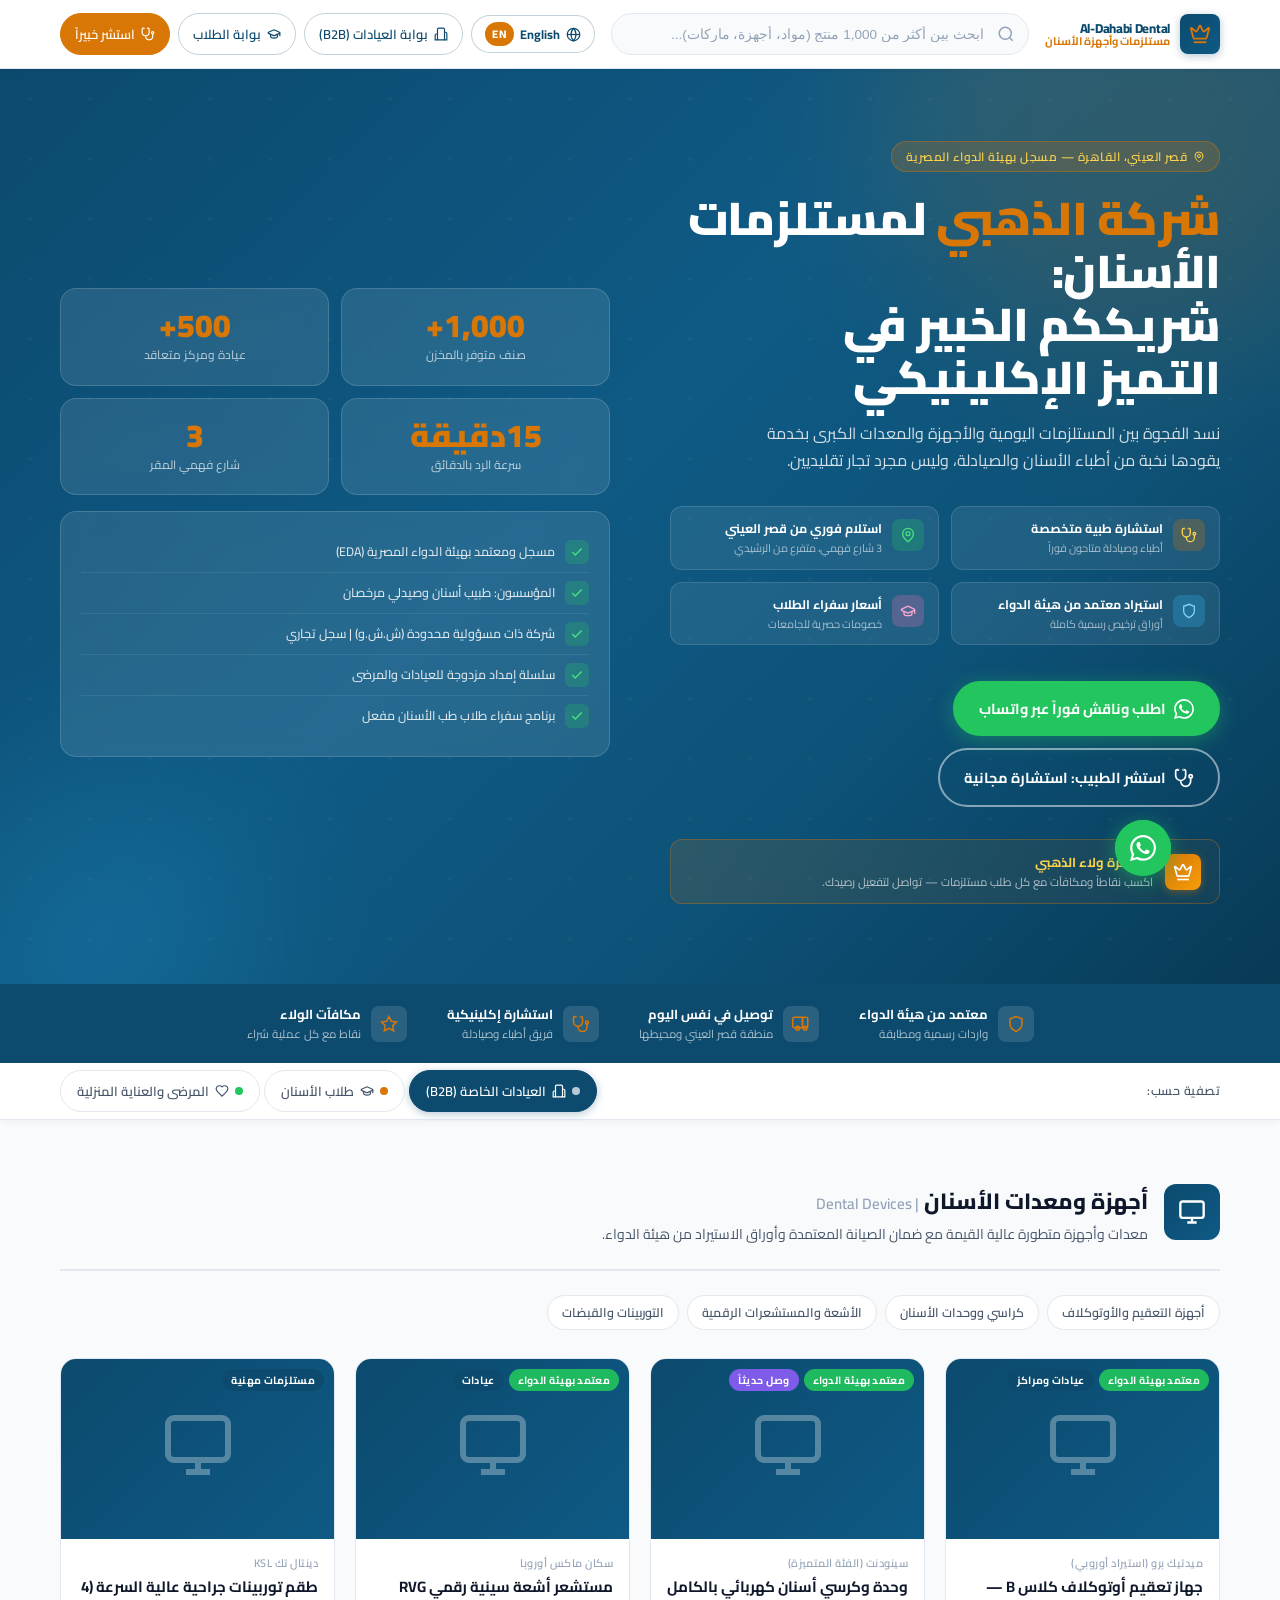
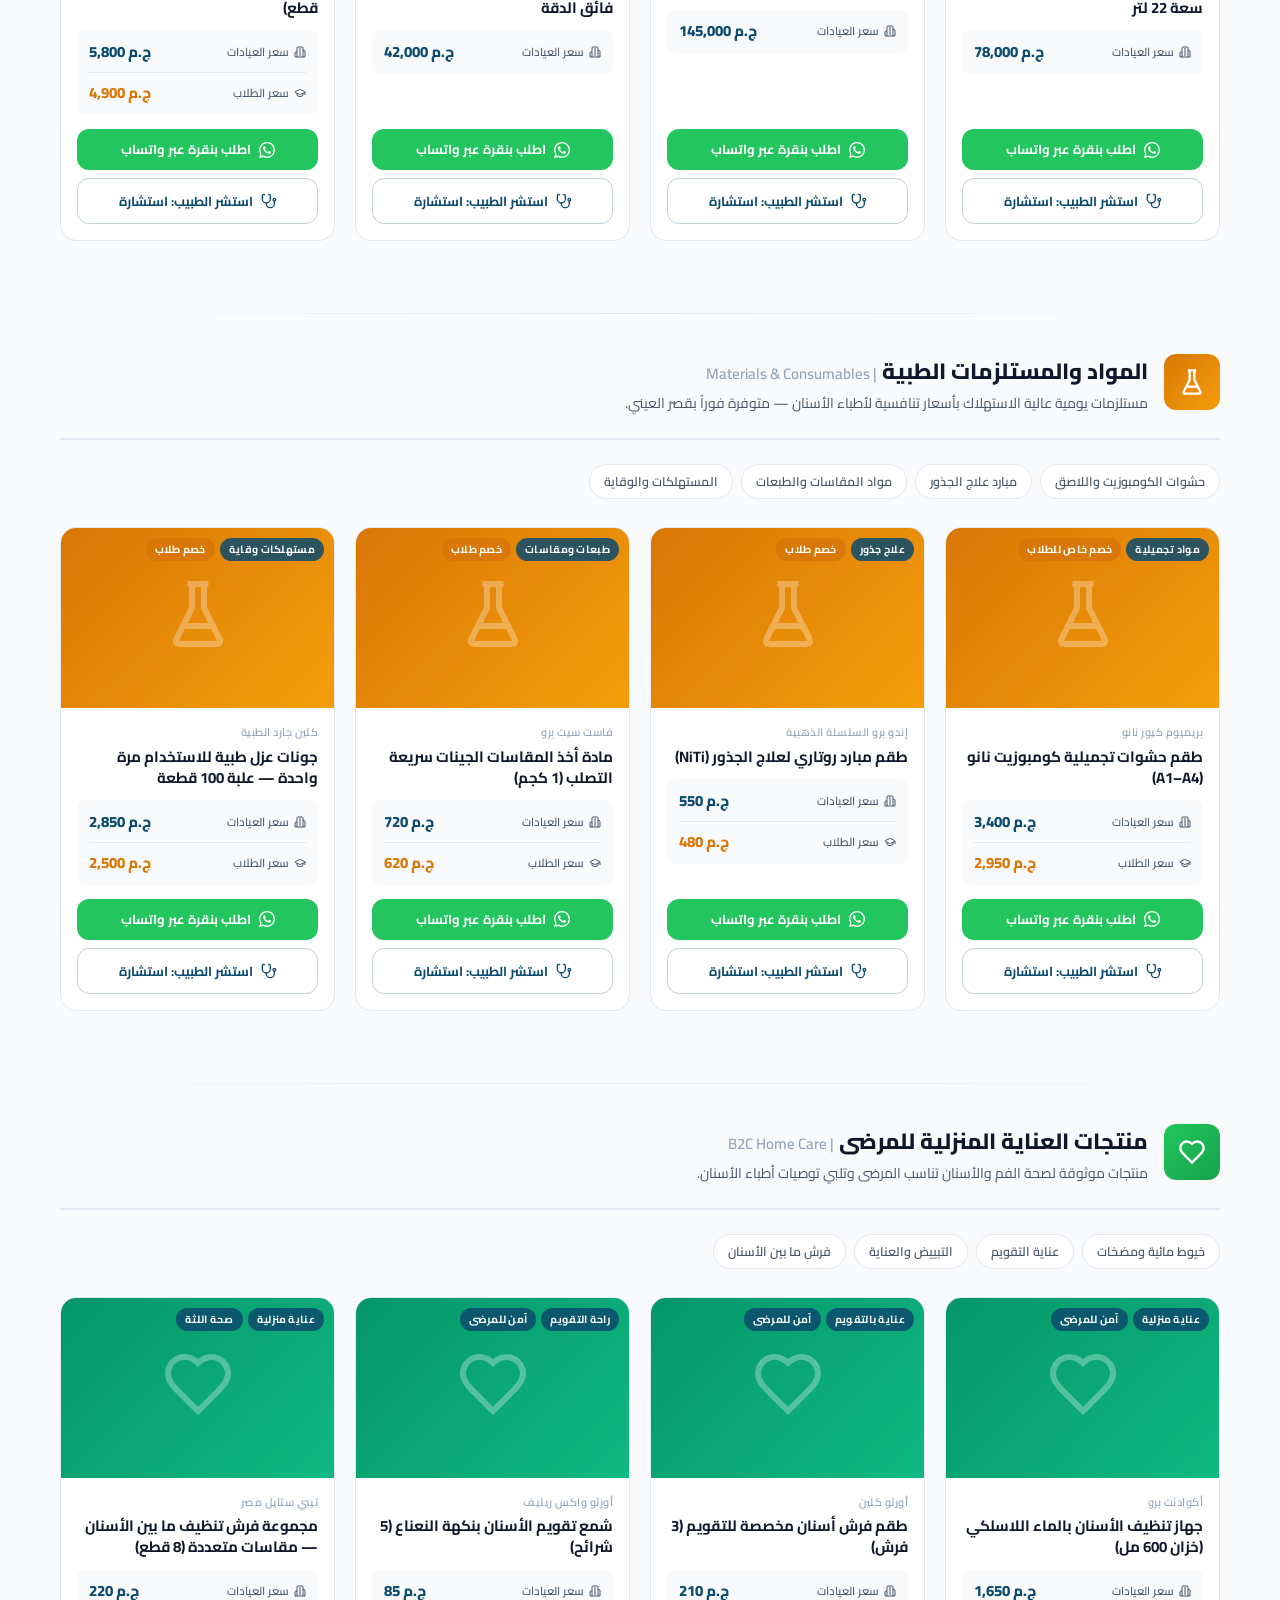
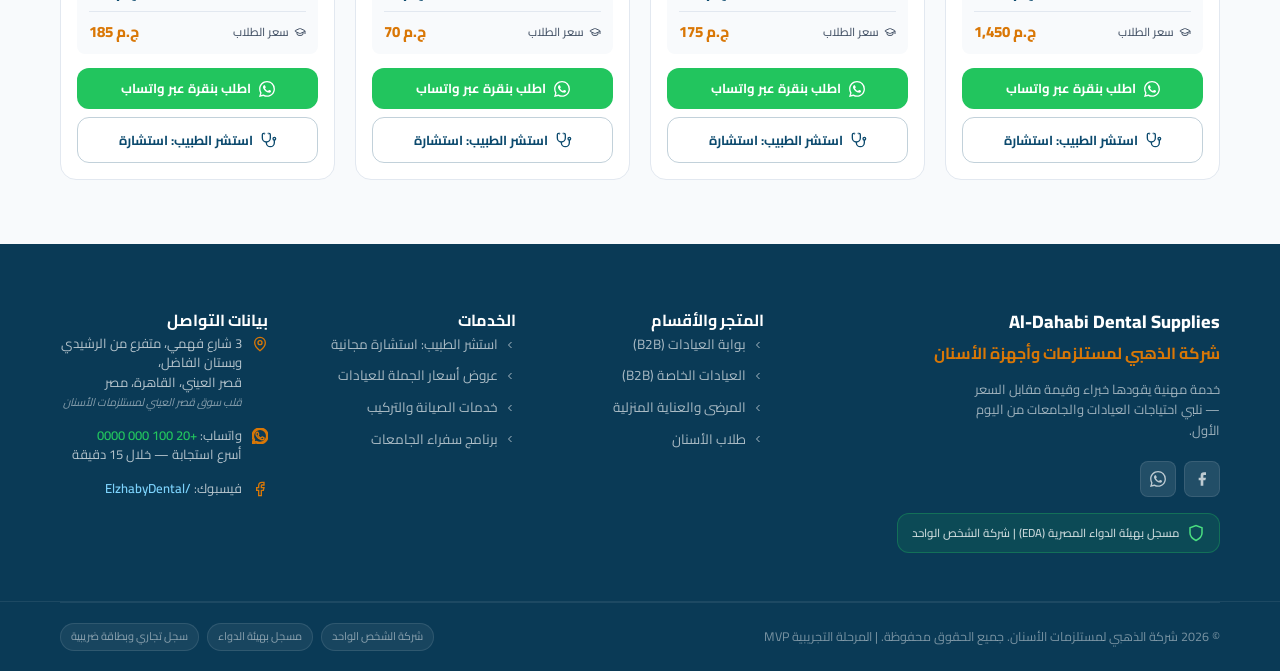
<file: index.html>
<!DOCTYPE html>
<html lang="ar" dir="rtl">
<head>
  <meta charset="UTF-8" />
  <meta name="viewport" content="width=device-width, initial-scale=1.0" />

  <!-- SEO -->
  <title>Al-Dahabi Dental Supplies | شركة الذهبي لمستلزمات وأجهزة الأسنان</title>
  <meta name="description" content="Expert-led dental supplies in Kasr Al-Ainy, Cairo. Composite materials, autoclaves, dental chairs, handpieces, and home care products. EDA certified. Order via WhatsApp." />
  <meta name="keywords" content="dental supplies cairo, مستلزمات أسنان, kasr al-ainy dental, composite material egypt, autoclave egypt, dental chair price egypt" />
  <meta property="og:title" content="Al-Dahabi Dental Supplies — Expert Clinical Supply" />
  <meta property="og:description" content="Bridging consumables & equipment with expert-led service. Kasr Al-Ainy, Cairo." />
  <meta property="og:type" content="website" />

  <!-- Fonts & Styles -->
  <link rel="preconnect" href="https://fonts.googleapis.com" />
  <link rel="preconnect" href="https://fonts.gstatic.com" crossorigin />
  <link rel="stylesheet" href="styles.css" />
</head>
<body>

<!-- =====================================================
     FLOATING WHATSAPP
===================================================== -->
<div class="whatsapp-float" aria-label="Chat on WhatsApp">
  <span class="whatsapp-tooltip" data-i18n="btnWhatsApp">اطلب بنقرة عبر واتساب</span>
  <a
    href="https://wa.me/201000000000?text=Hello%20Al-Dahabi%2C%20I%20have%20an%20inquiry."
    target="_blank"
    rel="noopener"
    class="whatsapp-float-btn"
    id="whatsapp-float-btn"
    aria-label="Chat on WhatsApp"
  >
    <div class="whatsapp-pulse"></div>
    <svg xmlns="http://www.w3.org/2000/svg" width="26" height="26" viewBox="0 0 24 24" fill="currentColor">
      <path d="M17.472 14.382c-.297-.149-1.758-.867-2.03-.967-.273-.099-.471-.148-.67.15-.197.297-.767.966-.94 1.164-.173.199-.347.223-.644.075-.297-.15-1.255-.463-2.39-1.475-.883-.788-1.48-1.761-1.653-2.059-.173-.297-.018-.458.13-.606.134-.133.298-.347.446-.52.149-.174.198-.298.298-.497.099-.198.05-.371-.025-.52-.075-.149-.669-1.612-.916-2.207-.242-.579-.487-.5-.669-.51-.173-.008-.371-.01-.57-.01-.198 0-.52.074-.792.372-.272.297-1.04 1.016-1.04 2.479 0 1.462 1.065 2.875 1.213 3.074.149.198 2.096 3.2 5.077 4.487.709.306 1.262.489 1.694.625.712.227 1.36.195 1.871.118.571-.085 1.758-.719 2.006-1.413.248-.694.248-1.289.173-1.413-.074-.124-.272-.198-.57-.347m-5.421 7.403h-.004a9.87 9.87 0 01-5.031-1.378l-.361-.214-3.741.982.998-3.648-.235-.374a9.86 9.86 0 01-1.51-5.26c.001-5.45 4.436-9.884 9.888-9.884 2.64 0 5.122 1.03 6.988 2.898a9.825 9.825 0 012.893 6.994c-.003 5.45-4.437 9.884-9.885 9.884m8.413-18.297A11.815 11.815 0 0012.05 0C5.495 0 .16 5.335.157 11.892c0 2.096.547 4.142 1.588 5.945L.057 24l6.305-1.654a11.882 11.882 0 005.683 1.448h.005c6.554 0 11.89-5.335 11.893-11.893a11.821 11.821 0 00-3.48-8.413z"/>
    </svg>
  </a>
</div>

<!-- =====================================================
     CONSULTATION MODAL
===================================================== -->
<div class="modal-overlay" id="consult-modal" role="dialog" aria-modal="true" aria-labelledby="modal-title">
  <div class="modal-box">
    <div class="modal-header">
      <div class="modal-header-text">
        <h3 id="modal-title">
          <svg xmlns="http://www.w3.org/2000/svg" width="18" height="18" fill="none" viewBox="0 0 24 24" stroke="currentColor" stroke-width="2" style="display:inline;vertical-align:middle;margin-right:6px;"><path d="M4.8 2.3A.3.3 0 1 0 5 2H4a2 2 0 0 0-2 2v5a6 6 0 0 0 6 6v0a6 6 0 0 0 6-6V4a2 2 0 0 0-2-2h-1a.2.2 0 1 0 .3.3"/><path d="M8 15v1a6 6 0 0 0 6 6v0a6 6 0 0 0 6-6v-4"/><circle cx="20" cy="10" r="2"/></svg>
          <span data-i18n="modalTitle">استشر الطبيب: استشارة طبية</span>
        </h3>
        <p data-i18n="modalSubtitle">سيقوم فريقنا الطبي (طبيب أسنان وصيدلي) بالرد عليك خلال 15 دقيقة.</p>
        <p class="modal-product-label" data-i18n="modalProductLabel">بخصوص منتج:</p>
        <p id="modal-product-name">—</p>
      </div>
      <button class="modal-close" onclick="closeConsultModal()" aria-label="Close modal">
        <svg xmlns="http://www.w3.org/2000/svg" width="16" height="16" fill="none" viewBox="0 0 24 24" stroke="currentColor" stroke-width="2"><line x1="18" y1="6" x2="6" y2="18"/><line x1="6" y1="6" x2="18" y2="18"/></svg>
      </button>
    </div>

    <form class="modal-body" id="consult-form" novalidate>
      <div class="form-row">
        <div class="form-group">
          <label class="form-label" for="consult-name" data-i18n="modalNameLabel">الاسم الكريم *</label>
          <input type="text" id="consult-name" class="form-control" data-i18n-placeholder="modalNamePlaceholder" placeholder="د. أحمد حسن" required />
        </div>
        <div class="form-group">
          <label class="form-label" for="consult-specialty" data-i18n="modalSpecialtyLabel">التخصص / الصفة</label>
          <select id="consult-specialty" class="form-control form-control-select">
            <option value="General Dentist">طبيب أسنان عام</option>
            <option value="Dental Student">طالب طب أسنان</option>
            <option value="Endodontist">أخصائي علاج جذور</option>
            <option value="Orthodontist">أخصائي تقويم أسنان</option>
            <option value="Oral Surgeon">جراح وجه وفكين</option>
            <option value="Clinic Owner">صاحب مركز / عيادة</option>
            <option value="Distributor">موزع / تاجر جملة</option>
            <option value="Patient">مريض / مستخدم منزلي</option>
          </select>
        </div>
      </div>
      <div class="form-group">
        <label class="form-label" for="consult-question" data-i18n="modalQuestionLabel">استفسارك الإكلينيكي *</label>
        <textarea
          id="consult-question"
          class="form-control"
          rows="4"
          data-i18n-placeholder="modalQuestionPlaceholder"
          placeholder="مثال: ما الفرق بين هذا الكومبوزيت وباقي الماركات؟ هل متوافق مع جهاز الكيورنج لدي؟..."
          required
        ></textarea>
      </div>
    </form>

    <div class="modal-footer">
      <button type="button" class="btn-modal-cancel" onclick="closeConsultModal()" data-i18n="modalCancel">إلغاء</button>
      <button type="submit" form="consult-form" class="btn-modal-submit" onclick="submitConsultation(event)">
        <svg xmlns="http://www.w3.org/2000/svg" width="16" height="16" viewBox="0 0 24 24" fill="currentColor" style="display:inline;vertical-align:middle;margin-right:6px;"><path d="M17.472 14.382c-.297-.149-1.758-.867-2.03-.967-.273-.099-.471-.148-.67.15-.197.297-.767.966-.94 1.164-.173.199-.347.223-.644.075-.297-.15-1.255-.463-2.39-1.475-.883-.788-1.48-1.761-1.653-2.059-.173-.297-.018-.458.13-.606.134-.133.298-.347.446-.52.149-.174.198-.298.298-.497.099-.198.05-.371-.025-.52-.075-.149-.669-1.612-.916-2.207-.242-.579-.487-.5-.669-.51-.173-.008-.371-.01-.57-.01-.198 0-.52.074-.792.372-.272.297-1.04 1.016-1.04 2.479 0 1.462 1.065 2.875 1.213 3.074.149.198 2.096 3.2 5.077 4.487.709.306 1.262.489 1.694.625.712.227 1.36.195 1.871.118.571-.085 1.758-.719 2.006-1.413.248-.694.248-1.289.173-1.413-.074-.124-.272-.198-.57-.347m-5.421 7.403h-.004a9.87 9.87 0 01-5.031-1.378l-.361-.214-3.741.982.998-3.648-.235-.374a9.86 9.86 0 01-1.51-5.26c.001-5.45 4.436-9.884 9.888-9.884 2.64 0 5.122 1.03 6.988 2.898a9.825 9.825 0 012.893 6.994c-.003 5.45-4.437 9.884-9.885 9.884m8.413-18.297A11.815 11.815 0 0012.05 0C5.495 0 .16 5.335.157 11.892c0 2.096.547 4.142 1.588 5.945L.057 24l6.305-1.654a11.882 11.882 0 005.683 1.448h.005c6.554 0 11.89-5.335 11.893-11.893a11.821 11.821 0 00-3.48-8.413z"/></svg>
        <span data-i18n="modalSubmit">إرسال عبر واتساب</span>
      </button>
    </div>
  </div>
</div>

<!-- =====================================================
     NAVBAR
===================================================== -->
<header>
  <nav class="navbar" role="navigation" aria-label="Main navigation">
    <div class="container">
      <div class="navbar-inner">

        <!-- Logo -->
        <a href="#" class="logo" id="logo-link" aria-label="Al-Dahabi Dental Supplies home">
          <div class="logo-icon">
            <svg xmlns="http://www.w3.org/2000/svg" width="22" height="22" fill="none" viewBox="0 0 24 24" stroke="currentColor" stroke-width="2" style="color:#D97706;">
              <path d="M11.562 3.266a.5.5 0 0 1 .876 0L15.39 8.87a1 1 0 0 0 1.516.294L21.183 5.5a.5.5 0 0 1 .798.519l-2.834 10.246a1 1 0 0 1-.956.734H5.81a1 1 0 0 1-.957-.734L2.02 6.02a.5.5 0 0 1 .798-.519l4.276 3.664a1 1 0 0 0 1.516-.294z"/>
              <path d="M5 21h14"/>
            </svg>
          </div>
          <div class="logo-text">
            <span class="logo-en">Al-Dahabi Dental</span>
            <span class="logo-ar" data-i18n="logoSubtitle">شركة الذهبي</span>
          </div>
        </a>

        <!-- Desktop Search -->
        <div class="search-wrapper" role="search">
          <svg class="search-icon" xmlns="http://www.w3.org/2000/svg" width="18" height="18" fill="none" viewBox="0 0 24 24" stroke="currentColor" stroke-width="2"><circle cx="11" cy="11" r="8"/><path d="m21 21-4.35-4.35"/></svg>
          <input
            type="search"
            class="search-input"
            id="main-search"
            data-i18n-placeholder="searchPlaceholder"
            placeholder="ابحث بين أكثر من 1,000 منتج (مواد، أجهزة، ماركات)..."
            aria-label="Search products"
            autocomplete="off"
          />
        </div>

        <!-- Desktop Nav Actions -->
        <div class="nav-actions">
          <!-- Language Toggle -->
          <button class="lang-toggle-btn" id="lang-btn" onclick="toggleLanguage()" aria-label="Toggle Language">
            <svg xmlns="http://www.w3.org/2000/svg" width="15" height="15" fill="none" viewBox="0 0 24 24" stroke="currentColor" stroke-width="2"><circle cx="12" cy="12" r="10"/><path d="M12 2a14.5 14.5 0 0 0 0 20 14.5 14.5 0 0 0 0-20"/><path d="M2 12h20"/></svg>
            <span data-i18n="langBtn">English</span>
            <span class="lang-badge" data-i18n="langCode">EN</span>
          </button>

          <button class="nav-btn nav-btn-outline" id="b2b-nav-btn" onclick="setAudience('b2b'); document.getElementById('catalog').scrollIntoView({behavior:'smooth'})">
            <svg xmlns="http://www.w3.org/2000/svg" width="14" height="14" fill="none" viewBox="0 0 24 24" stroke="currentColor" stroke-width="2"><path d="M6 22V4a2 2 0 0 1 2-2h8a2 2 0 0 1 2 2v18Z"/><path d="M6 12H4a2 2 0 0 0-2 2v8h4"/><path d="M18 9h2a2 2 0 0 1 2 2v11h-4"/></svg>
            <span data-i18n="navB2B">بوابة العيادات (B2B)</span>
          </button>
          <button class="nav-btn nav-btn-outline" id="student-nav-btn" onclick="setAudience('student'); document.getElementById('catalog').scrollIntoView({behavior:'smooth'})">
            <svg xmlns="http://www.w3.org/2000/svg" width="14" height="14" fill="none" viewBox="0 0 24 24" stroke="currentColor" stroke-width="2"><path d="M21.42 10.922a1 1 0 0 0-.019-1.838L12.83 5.18a2 2 0 0 0-1.66 0L2.6 9.084a1 1 0 0 0 0 1.832l8.57 3.908a2 2 0 0 0 1.66 0z"/><path d="M22 10v6"/><path d="M6 12.5V16a6 3 0 0 0 12 0v-3.5"/></svg>
            <span data-i18n="navStudent">بوابة الطلاب</span>
          </button>
          <button class="nav-btn nav-btn-gold" id="order-nav-btn" onclick="openConsultModal('general','General Inquiry')">
            <svg xmlns="http://www.w3.org/2000/svg" width="14" height="14" fill="none" viewBox="0 0 24 24" stroke="currentColor" stroke-width="2"><path d="M4.8 2.3A.3.3 0 1 0 5 2H4a2 2 0 0 0-2 2v5a6 6 0 0 0 6 6v0a6 6 0 0 0 6-6V4a2 2 0 0 0-2-2h-1a.2.2 0 1 0 .3.3"/><path d="M8 15v1a6 6 0 0 0 6 6v0a6 6 0 0 0 6-6v-4"/><circle cx="20" cy="10" r="2"/></svg>
            <span data-i18n="navAskExpert">استشر خبيراً</span>
          </button>
        </div>

        <!-- Hamburger -->
        <button class="hamburger" id="hamburger-btn" aria-label="Toggle mobile menu" aria-expanded="false">
          <svg xmlns="http://www.w3.org/2000/svg" width="22" height="22" fill="none" viewBox="0 0 24 24" stroke="currentColor" stroke-width="2"><line x1="4" x2="20" y1="12" y2="12"/><line x1="4" x2="20" y1="6" y2="6"/><line x1="4" x2="20" y1="18" y2="18"/></svg>
        </button>

      </div><!-- /navbar-inner -->
    </div><!-- /container -->

    <!-- Mobile Menu -->
    <div class="mobile-menu" id="mobile-menu" aria-hidden="true">
      <div style="position:relative;">
        <svg class="search-icon" style="position:absolute;top:50%;transform:translateY(-50%);color:#94A3B8;pointer-events:none;" xmlns="http://www.w3.org/2000/svg" width="16" height="16" fill="none" viewBox="0 0 24 24" stroke="currentColor" stroke-width="2"><circle cx="11" cy="11" r="8"/><path d="m21 21-4.35-4.35"/></svg>
        <input type="search" class="search-input mobile-search-input" id="mobile-search" data-i18n-placeholder="searchPlaceholder" placeholder="ابحث عن منتج..." aria-label="Mobile search" />
      </div>
      <div class="mobile-menu-actions">
        <button class="lang-toggle-btn" style="flex:1;justify-content:center;" onclick="toggleLanguage(); toggleMobileMenu()">
          <span data-i18n="langBtn">English</span>
          <span class="lang-badge" data-i18n="langCode">EN</span>
        </button>
        <button class="nav-btn nav-btn-outline" style="flex:1;" onclick="setAudience('b2b'); document.getElementById('catalog').scrollIntoView({behavior:'smooth'}); toggleMobileMenu()">
          <span data-i18n="navB2B">بوابة العيادات</span>
        </button>
        <button class="nav-btn nav-btn-outline" style="flex:1;" onclick="setAudience('student'); document.getElementById('catalog').scrollIntoView({behavior:'smooth'}); toggleMobileMenu()">
          <span data-i18n="navStudent">الطلاب</span>
        </button>
      </div>
    </div>
  </nav>
</header>

<!-- =====================================================
     HERO SECTION
===================================================== -->
<main>
  <section class="hero" id="hero" aria-label="Hero section">
    <div class="hero-blob hero-blob-1" aria-hidden="true"></div>
    <div class="hero-blob hero-blob-2" aria-hidden="true"></div>

    <div class="container">
      <div class="hero-inner">

        <!-- Left: Content -->
        <div class="hero-content reveal">

          <div class="hero-badge" aria-label="Kasr Al-Ainy District">
            <svg xmlns="http://www.w3.org/2000/svg" width="12" height="12" fill="none" viewBox="0 0 24 24" stroke="currentColor" stroke-width="2"><path d="M20 10c0 6-8 12-8 12S4 16 4 10a8 8 0 0 1 16 0Z"/><circle cx="12" cy="10" r="3"/></svg>
            <span data-i18n="heroBadge">قصر العيني، القاهرة — مسجل بهيئة الدواء المصرية</span>
          </div>

          <h1 class="hero-title" data-i18n="heroTitle">
            <span>شركة الذهبي</span> لمستلزمات الأسنان:<br />
            شريككم الخبير في<br />التميز الإكلينيكي
          </h1>

          <p class="hero-subtitle" data-i18n="heroSubtitle">
            نسد الفجوة بين المستلزمات اليومية والأجهزة والمعدات الكبرى بخدمة يقودها نخبة من أطباء الأسنان والصيادلة، وليس مجرد تجار تقليديين.
          </p>

          <!-- USP Badges -->
          <div class="usp-grid" aria-label="Key benefits">
            <div class="usp-badge">
              <div class="usp-icon gold">
                <svg xmlns="http://www.w3.org/2000/svg" width="16" height="16" fill="none" viewBox="0 0 24 24" stroke="currentColor" stroke-width="2"><path d="M4.8 2.3A.3.3 0 1 0 5 2H4a2 2 0 0 0-2 2v5a6 6 0 0 0 6 6v0a6 6 0 0 0 6-6V4a2 2 0 0 0-2-2h-1a.2.2 0 1 0 .3.3"/><path d="M8 15v1a6 6 0 0 0 6 6v0a6 6 0 0 0 6-6v-4"/><circle cx="20" cy="10" r="2"/></svg>
              </div>
              <div class="usp-text">
                <h4 data-i18n="usp1Title">استشارة طبية متخصصة</h4>
                <p data-i18n="usp1Desc">أطباء وصيادلة متاحون فوراً</p>
              </div>
            </div>
            <div class="usp-badge">
              <div class="usp-icon green">
                <svg xmlns="http://www.w3.org/2000/svg" width="16" height="16" fill="none" viewBox="0 0 24 24" stroke="currentColor" stroke-width="2"><path d="M20 10c0 6-8 12-8 12S4 16 4 10a8 8 0 0 1 16 0Z"/><circle cx="12" cy="10" r="3"/></svg>
              </div>
              <div class="usp-text">
                <h4 data-i18n="usp2Title">استلام فوري من قصر العيني</h4>
                <p data-i18n="usp2Desc">3 شارع فهمي، متفرع من الرشيدي</p>
              </div>
            </div>
            <div class="usp-badge">
              <div class="usp-icon sky">
                <svg xmlns="http://www.w3.org/2000/svg" width="16" height="16" fill="none" viewBox="0 0 24 24" stroke="currentColor" stroke-width="2"><path d="M12 22s8-4 8-10V5l-8-3-8 3v7c0 6 8 10 8 10z"/></svg>
              </div>
              <div class="usp-text">
                <h4 data-i18n="usp3Title">استيراد معتمد من هيئة الدواء</h4>
                <p data-i18n="usp3Desc">أوراق ترخيص رسمية كاملة</p>
              </div>
            </div>
            <div class="usp-badge">
              <div class="usp-icon pink">
                <svg xmlns="http://www.w3.org/2000/svg" width="16" height="16" fill="none" viewBox="0 0 24 24" stroke="currentColor" stroke-width="2"><path d="M21.42 10.922a1 1 0 0 0-.019-1.838L12.83 5.18a2 2 0 0 0-1.66 0L2.6 9.084a1 1 0 0 0 0 1.832l8.57 3.908a2 2 0 0 0 1.66 0z"/><path d="M22 10v6"/><path d="M6 12.5V16a6 3 0 0 0 12 0v-3.5"/></svg>
              </div>
              <div class="usp-text">
                <h4 data-i18n="usp4Title">أسعار سفراء الطلاب</h4>
                <p data-i18n="usp4Desc">خصومات حصرية للجامعات</p>
              </div>
            </div>
          </div>

          <!-- CTAs -->
          <div class="hero-ctas">
            <a
              href="https://wa.me/201000000000?text=مرحباً%20شركة%20الذهبي"
              target="_blank"
              rel="noopener"
              class="cta-primary"
              id="hero-wa-btn"
            >
              <svg xmlns="http://www.w3.org/2000/svg" width="20" height="20" viewBox="0 0 24 24" fill="currentColor"><path d="M17.472 14.382c-.297-.149-1.758-.867-2.03-.967-.273-.099-.471-.148-.67.15-.197.297-.767.966-.94 1.164-.173.199-.347.223-.644.075-.297-.15-1.255-.463-2.39-1.475-.883-.788-1.48-1.761-1.653-2.059-.173-.297-.018-.458.13-.606.134-.133.298-.347.446-.52.149-.174.198-.298.298-.497.099-.198.05-.371-.025-.52-.075-.149-.669-1.612-.916-2.207-.242-.579-.487-.5-.669-.51-.173-.008-.371-.01-.57-.01-.198 0-.52.074-.792.372-.272.297-1.04 1.016-1.04 2.479 0 1.462 1.065 2.875 1.213 3.074.149.198 2.096 3.2 5.077 4.487.709.306 1.262.489 1.694.625.712.227 1.36.195 1.871.118.571-.085 1.758-.719 2.006-1.413.248-.694.248-1.289.173-1.413-.074-.124-.272-.198-.57-.347m-5.421 7.403h-.004a9.87 9.87 0 01-5.031-1.378l-.361-.214-3.741.982.998-3.648-.235-.374a9.86 9.86 0 01-1.51-5.26c.001-5.45 4.436-9.884 9.888-9.884 2.64 0 5.122 1.03 6.988 2.898a9.825 9.825 0 012.893 6.994c-.003 5.45-4.437 9.884-9.885 9.884m8.413-18.297A11.815 11.815 0 0012.05 0C5.495 0 .16 5.335.157 11.892c0 2.096.547 4.142 1.588 5.945L.057 24l6.305-1.654a11.882 11.882 0 005.683 1.448h.005c6.554 0 11.89-5.335 11.893-11.893a11.821 11.821 0 00-3.48-8.413z"/></svg>
              <span data-i18n="heroCtaWhatsApp">اطلب وناقش فوراً عبر واتساب</span>
            </a>
            <button class="cta-secondary" id="hero-consult-btn">
              <svg xmlns="http://www.w3.org/2000/svg" width="20" height="20" fill="none" viewBox="0 0 24 24" stroke="currentColor" stroke-width="2"><path d="M4.8 2.3A.3.3 0 1 0 5 2H4a2 2 0 0 0-2 2v5a6 6 0 0 0 6 6v0a6 6 0 0 0 6-6V4a2 2 0 0 0-2-2h-1a.2.2 0 1 0 .3.3"/><path d="M8 15v1a6 6 0 0 0 6 6v0a6 6 0 0 0 6-6v-4"/><circle cx="20" cy="10" r="2"/></svg>
              <span data-i18n="heroCtaConsult">استشر الطبيب: استشارة مجانية</span>
            </button>
          </div>

          <!-- Loyalty Banner -->
          <div class="loyalty-banner" role="complementary" aria-label="Loyalty program">
            <div class="loyalty-crown">
              <svg xmlns="http://www.w3.org/2000/svg" width="20" height="20" fill="none" viewBox="0 0 24 24" stroke="white" stroke-width="2">
                <path d="M11.562 3.266a.5.5 0 0 1 .876 0L15.39 8.87a1 1 0 0 0 1.516.294L21.183 5.5a.5.5 0 0 1 .798.519l-2.834 10.246a1 1 0 0 1-.956.734H5.81a1 1 0 0 1-.957-.734L2.02 6.02a.5.5 0 0 1 .798-.519l4.276 3.664a1 1 0 0 0 1.516-.294z"/>
                <path d="M5 21h14"/>
              </svg>
            </div>
            <div class="loyalty-text">
              <h4 data-i18n="loyaltyTitle">⭐ دائرة ولاء الذهبي</h4>
              <p data-i18n="loyaltyDesc">اكسب نقاطاً ومكافآت مع كل طلب مستلزمات — تواصل لتفعيل رصيدك.</p>
            </div>
          </div>

        </div><!-- /hero-content -->

        <!-- Right: Stats Panel -->
        <div class="hero-visual reveal" aria-label="Platform statistics">
          <div class="stats-grid">
            <div class="stat-card">
              <span class="stat-number" data-count="1000" data-suffix="+">0+</span>
              <p class="stat-label" data-i18n="statSkus">صنف متوفر بالمخزن</p>
            </div>
            <div class="stat-card">
              <span class="stat-number" data-count="500" data-suffix="+">0+</span>
              <p class="stat-label" data-i18n="statClinics">عيادة ومركز متعاقد</p>
            </div>
            <div class="stat-card">
              <span class="stat-number" data-count="15" data-suffix="دقيقة">0</span>
              <p class="stat-label" data-i18n="statResponse">سرعة الرد بالدقائق</p>
            </div>
            <div class="stat-card">
              <span class="stat-number" data-count="3" data-suffix="">0</span>
              <p class="stat-label" data-i18n="statHub">شارع فهمي المقر</p>
            </div>
          </div>
          <div class="trust-card">
            <div class="trust-row">
              <div class="trust-check">
                <svg xmlns="http://www.w3.org/2000/svg" width="14" height="14" fill="none" viewBox="0 0 24 24" stroke="currentColor" stroke-width="2.5"><polyline points="20 6 9 17 4 12"/></svg>
              </div>
              <span class="trust-row-text" data-i18n="trust1">مسجل ومعتمد بهيئة الدواء المصرية (EDA)</span>
            </div>
            <div class="trust-row">
              <div class="trust-check">
                <svg xmlns="http://www.w3.org/2000/svg" width="14" height="14" fill="none" viewBox="0 0 24 24" stroke="currentColor" stroke-width="2.5"><polyline points="20 6 9 17 4 12"/></svg>
              </div>
              <span class="trust-row-text" data-i18n="trust2">المؤسسون: طبيب أسنان وصيدلي مرخصان</span>
            </div>
            <div class="trust-row">
              <div class="trust-check">
                <svg xmlns="http://www.w3.org/2000/svg" width="14" height="14" fill="none" viewBox="0 0 24 24" stroke="currentColor" stroke-width="2.5"><polyline points="20 6 9 17 4 12"/></svg>
              </div>
              <span class="trust-row-text" data-i18n="trust3">شركة ذات مسؤولية محدودة (ش.ش.و) | سجل تجاري</span>
            </div>
            <div class="trust-row">
              <div class="trust-check">
                <svg xmlns="http://www.w3.org/2000/svg" width="14" height="14" fill="none" viewBox="0 0 24 24" stroke="currentColor" stroke-width="2.5"><polyline points="20 6 9 17 4 12"/></svg>
              </div>
              <span class="trust-row-text" data-i18n="trust4">سلسلة إمداد مزدوجة للعيادات والمرضى</span>
            </div>
            <div class="trust-row">
              <div class="trust-check">
                <svg xmlns="http://www.w3.org/2000/svg" width="14" height="14" fill="none" viewBox="0 0 24 24" stroke="currentColor" stroke-width="2.5"><polyline points="20 6 9 17 4 12"/></svg>
              </div>
              <span class="trust-row-text" data-i18n="trust5">برنامج سفراء طلاب طب الأسنان مفعل</span>
            </div>
          </div>
        </div><!-- /hero-visual -->

      </div><!-- /hero-inner -->
    </div><!-- /container -->
  </section>

  <!-- ===================================================
       TRUST BAR
  =================================================== -->
  <div class="trust-bar" role="complementary" aria-label="Trust indicators">
    <div class="container">
      <div class="trust-bar-inner">
        <div class="trust-item">
          <div class="trust-item-icon">
            <svg xmlns="http://www.w3.org/2000/svg" width="18" height="18" fill="none" viewBox="0 0 24 24" stroke="#D97706" stroke-width="2"><path d="M12 22s8-4 8-10V5l-8-3-8 3v7c0 6 8 10 8 10z"/></svg>
          </div>
          <div class="trust-item-text">
            <h5 data-i18n="trustBar1Title">معتمد من هيئة الدواء</h5>
            <p data-i18n="trustBar1Desc">واردات رسمية ومطابقة</p>
          </div>
        </div>
        <div class="trust-item">
          <div class="trust-item-icon">
            <svg xmlns="http://www.w3.org/2000/svg" width="18" height="18" fill="none" viewBox="0 0 24 24" stroke="#D97706" stroke-width="2"><path d="M5 17H3a2 2 0 0 1-2-2V5a2 2 0 0 1 2-2h11v14H5"/><rect width="7" height="14" x="14" y="3" rx="2"/><circle cx="7.5" cy="17.5" r="2.5"/><circle cx="17.5" cy="17.5" r="2.5"/></svg>
          </div>
          <div class="trust-item-text">
            <h5 data-i18n="trustBar2Title">توصيل في نفس اليوم</h5>
            <p data-i18n="trustBar2Desc">منطقة قصر العيني ومحيطها</p>
          </div>
        </div>
        <div class="trust-item">
          <div class="trust-item-icon">
            <svg xmlns="http://www.w3.org/2000/svg" width="18" height="18" fill="none" viewBox="0 0 24 24" stroke="#D97706" stroke-width="2"><path d="M4.8 2.3A.3.3 0 1 0 5 2H4a2 2 0 0 0-2 2v5a6 6 0 0 0 6 6v0a6 6 0 0 0 6-6V4a2 2 0 0 0-2-2h-1a.2.2 0 1 0 .3.3"/><path d="M8 15v1a6 6 0 0 0 6 6v0a6 6 0 0 0 6-6v-4"/><circle cx="20" cy="10" r="2"/></svg>
          </div>
          <div class="trust-item-text">
            <h5 data-i18n="trustBar3Title">استشارة إكلينيكية</h5>
            <p data-i18n="trustBar3Desc">فريق أطباء وصيادلة</p>
          </div>
        </div>
        <div class="trust-item">
          <div class="trust-item-icon">
            <svg xmlns="http://www.w3.org/2000/svg" width="18" height="18" fill="none" viewBox="0 0 24 24" stroke="#D97706" stroke-width="2"><polygon points="12 2 15.09 8.26 22 9.27 17 14.14 18.18 21.02 12 17.77 5.82 21.02 7 14.14 2 9.27 8.91 8.26 12 2"/></svg>
          </div>
          <div class="trust-item-text">
            <h5 data-i18n="trustBar4Title">مكافآت الولاء</h5>
            <p data-i18n="trustBar4Desc">نقاط مع كل عملية شراء</p>
          </div>
        </div>
      </div>
    </div>
  </div>

  <!-- ===================================================
       AUDIENCE FILTER BAR
  =================================================== -->
  <div class="filter-bar" id="filter-bar" role="navigation" aria-label="Audience filter">
    <div class="container">
      <div class="filter-inner">
        <span class="filter-label" data-i18n="filterLabel">تصفية حسب:</span>
        <div class="filter-tabs" role="tablist" aria-label="Audience tabs">
          <button class="filter-tab active" data-audience="b2b" role="tab" aria-selected="true" id="tab-b2b">
            <span class="filter-tab-dot dot-b2b"></span>
            <svg xmlns="http://www.w3.org/2000/svg" width="14" height="14" fill="none" viewBox="0 0 24 24" stroke="currentColor" stroke-width="2"><path d="M6 22V4a2 2 0 0 1 2-2h8a2 2 0 0 1 2 2v18Z"/><path d="M6 12H4a2 2 0 0 0-2 2v8h4"/><path d="M18 9h2a2 2 0 0 1 2 2v11h-4"/></svg>
            <span data-i18n="tabB2B">العيادات الخاصة (B2B)</span>
          </button>
          <button class="filter-tab" data-audience="student" role="tab" aria-selected="false" id="tab-student">
            <span class="filter-tab-dot dot-student"></span>
            <svg xmlns="http://www.w3.org/2000/svg" width="14" height="14" fill="none" viewBox="0 0 24 24" stroke="currentColor" stroke-width="2"><path d="M21.42 10.922a1 1 0 0 0-.019-1.838L12.83 5.18a2 2 0 0 0-1.66 0L2.6 9.084a1 1 0 0 0 0 1.832l8.57 3.908a2 2 0 0 0 1.66 0z"/><path d="M22 10v6"/><path d="M6 12.5V16a6 3 0 0 0 12 0v-3.5"/></svg>
            <span data-i18n="tabStudent">طلاب طب الأسنان</span>
          </button>
          <button class="filter-tab" data-audience="patient" role="tab" aria-selected="false" id="tab-patient">
            <span class="filter-tab-dot dot-patient"></span>
            <svg xmlns="http://www.w3.org/2000/svg" width="14" height="14" fill="none" viewBox="0 0 24 24" stroke="currentColor" stroke-width="2"><path d="M19 14c1.49-1.46 3-3.21 3-5.5A5.5 5.5 0 0 0 16.5 3c-1.76 0-3 .5-4.5 2-1.5-1.5-2.74-2-4.5-2A5.5 5.5 0 0 0 2 8.5c0 2.3 1.5 4.05 3 5.5l7 7Z"/></svg>
            <span data-i18n="tabPatient">المرضى والعناية المنزلية</span>
          </button>
        </div>
      </div>
    </div>
  </div>

  <!-- ===================================================
       PRODUCT CATALOG (dynamically rendered)
  =================================================== -->
  <section class="catalog" id="catalog" aria-label="Product catalog" role="main">
    <div class="container">
      <div id="catalog-container">
        <!-- Injected by app.js -->
        <div style="text-align:center;padding:40px;color:#94A3B8;">
          <p>جاري تحميل الكتالوج...</p>
        </div>
      </div>
    </div>
  </section>

</main>

<!-- =====================================================
     FOOTER
===================================================== -->
<footer class="footer" role="contentinfo">
  <div class="container">
    <div class="footer-grid">

      <!-- Brand Column -->
      <div>
        <p class="footer-brand-name-en">Al-Dahabi Dental Supplies</p>
        <p class="footer-brand-name-ar">شركة الذهبي لمستلزمات وأجهزة الأسنان</p>
        <p class="footer-tagline" data-i18n="footerTagline">خدمة مهنية يقودها خبراء وقيمة مقابل السعر — نلبي احتياجات العيادات والجامعات من اليوم الأول.</p>

        <div class="footer-socials" aria-label="Social media links">
          <a href="https://facebook.com/ElzhabyDental" target="_blank" rel="noopener" class="social-btn" aria-label="Facebook">
            <svg xmlns="http://www.w3.org/2000/svg" width="16" height="16" fill="currentColor" viewBox="0 0 24 24"><path d="M18 2h-3a5 5 0 0 0-5 5v3H7v4h3v8h4v-8h3l1-4h-4V7a1 1 0 0 1 1-1h3z"/></svg>
          </a>
          <a href="https://wa.me/201000000000" target="_blank" rel="noopener" class="social-btn" aria-label="WhatsApp">
            <svg xmlns="http://www.w3.org/2000/svg" width="16" height="16" viewBox="0 0 24 24" fill="currentColor"><path d="M17.472 14.382c-.297-.149-1.758-.867-2.03-.967-.273-.099-.471-.148-.67.15-.197.297-.767.966-.94 1.164-.173.199-.347.223-.644.075-.297-.15-1.255-.463-2.39-1.475-.883-.788-1.48-1.761-1.653-2.059-.173-.297-.018-.458.13-.606.134-.133.298-.347.446-.52.149-.174.198-.298.298-.497.099-.198.05-.371-.025-.52-.075-.149-.669-1.612-.916-2.207-.242-.579-.487-.5-.669-.51-.173-.008-.371-.01-.57-.01-.198 0-.52.074-.792.372-.272.297-1.04 1.016-1.04 2.479 0 1.462 1.065 2.875 1.213 3.074.149.198 2.096 3.2 5.077 4.487.709.306 1.262.489 1.694.625.712.227 1.36.195 1.871.118.571-.085 1.758-.719 2.006-1.413.248-.694.248-1.289.173-1.413-.074-.124-.272-.198-.57-.347m-5.421 7.403h-.004a9.87 9.87 0 01-5.031-1.378l-.361-.214-3.741.982.998-3.648-.235-.374a9.86 9.86 0 01-1.51-5.26c.001-5.45 4.436-9.884 9.888-9.884 2.64 0 5.122 1.03 6.988 2.898a9.825 9.825 0 012.893 6.994c-.003 5.45-4.437 9.884-9.885 9.884m8.413-18.297A11.815 11.815 0 0012.05 0C5.495 0 .16 5.335.157 11.892c0 2.096.547 4.142 1.588 5.945L.057 24l6.305-1.654a11.882 11.882 0 005.683 1.448h.005c6.554 0 11.89-5.335 11.893-11.893a11.821 11.821 0 00-3.48-8.413z"/></svg>
          </a>
        </div>

        <div class="eda-badge" role="img" aria-label="EDA Registered badge">
          <svg xmlns="http://www.w3.org/2000/svg" width="18" height="18" fill="none" viewBox="0 0 24 24" stroke="currentColor" stroke-width="2"><path d="M12 22s8-4 8-10V5l-8-3-8 3v7c0 6 8 10 8 10z"/></svg>
          <p data-i18n="footerEdaBadge">مسجل بهيئة الدواء المصرية (EDA) | شركة الشخص الواحد</p>
        </div>
      </div>

      <!-- Shop Column -->
      <div>
        <h4 data-i18n="footerShop">المتجر والأقسام</h4>
        <ul class="footer-links">
          <li><a class="footer-link" href="#" onclick="setAudience('b2b');document.getElementById('catalog').scrollIntoView({behavior:'smooth'});return false;">
            <svg xmlns="http://www.w3.org/2000/svg" width="12" height="12" fill="none" viewBox="0 0 24 24" stroke="currentColor" stroke-width="2"><polyline points="9 18 15 12 9 6"/></svg>
            <span data-i18n="navB2B">أجهزة ومعدات الأسنان</span>
          </a></li>
          <li><a class="footer-link" href="#" onclick="setAudience('b2b');document.getElementById('catalog').scrollIntoView({behavior:'smooth'});return false;">
            <svg xmlns="http://www.w3.org/2000/svg" width="12" height="12" fill="none" viewBox="0 0 24 24" stroke="currentColor" stroke-width="2"><polyline points="9 18 15 12 9 6"/></svg>
            <span data-i18n="tabB2B">المواد والمستلزمات</span>
          </a></li>
          <li><a class="footer-link" href="#" onclick="setAudience('patient');document.getElementById('catalog').scrollIntoView({behavior:'smooth'});return false;">
            <svg xmlns="http://www.w3.org/2000/svg" width="12" height="12" fill="none" viewBox="0 0 24 24" stroke="currentColor" stroke-width="2"><polyline points="9 18 15 12 9 6"/></svg>
            <span data-i18n="tabPatient">منتجات العناية المنزلية</span>
          </a></li>
          <li><a class="footer-link" href="#" onclick="setAudience('student');document.getElementById('catalog').scrollIntoView({behavior:'smooth'});return false;">
            <svg xmlns="http://www.w3.org/2000/svg" width="12" height="12" fill="none" viewBox="0 0 24 24" stroke="currentColor" stroke-width="2"><polyline points="9 18 15 12 9 6"/></svg>
            <span data-i18n="tabStudent">باقات سفراء الطلاب</span>
          </a></li>
        </ul>
      </div>

      <!-- Services Column -->
      <div>
        <h4 data-i18n="footerServices">الخدمات</h4>
        <ul class="footer-links">
          <li><a class="footer-link" href="#" onclick="openConsultModal('general','Free Clinical Consultation');return false;">
            <svg xmlns="http://www.w3.org/2000/svg" width="12" height="12" fill="none" viewBox="0 0 24 24" stroke="currentColor" stroke-width="2"><polyline points="9 18 15 12 9 6"/></svg>
            <span data-i18n="heroCtaConsult">استشارة إكلينيكية مجانية</span>
          </a></li>
          <li><a class="footer-link" href="https://wa.me/201000000000?text=طلب%20عرض%20سعر%20جملة" target="_blank" rel="noopener">
            <svg xmlns="http://www.w3.org/2000/svg" width="12" height="12" fill="none" viewBox="0 0 24 24" stroke="currentColor" stroke-width="2"><polyline points="9 18 15 12 9 6"/></svg>
            <span>عروض أسعار الجملة للعيادات</span>
          </a></li>
          <li><a class="footer-link" href="https://wa.me/201000000000?text=طلب%20صيانة%20أجهزة" target="_blank" rel="noopener">
            <svg xmlns="http://www.w3.org/2000/svg" width="12" height="12" fill="none" viewBox="0 0 24 24" stroke="currentColor" stroke-width="2"><polyline points="9 18 15 12 9 6"/></svg>
            <span>خدمات الصيانة والتركيب</span>
          </a></li>
          <li><a class="footer-link" href="https://wa.me/201000000000?text=استفسار%20برنامج%20السفراء" target="_blank" rel="noopener">
            <svg xmlns="http://www.w3.org/2000/svg" width="12" height="12" fill="none" viewBox="0 0 24 24" stroke="currentColor" stroke-width="2"><polyline points="9 18 15 12 9 6"/></svg>
            <span>برنامج سفراء الجامعات</span>
          </a></li>
        </ul>
      </div>

      <!-- Contact Column -->
      <div>
        <h4 data-i18n="footerContact">بيانات التواصل</h4>
        <div class="footer-contact-item">
          <svg xmlns="http://www.w3.org/2000/svg" width="16" height="16" fill="none" viewBox="0 0 24 24" stroke="currentColor" stroke-width="2"><path d="M20 10c0 6-8 12-8 12S4 16 4 10a8 8 0 0 1 16 0Z"/><circle cx="12" cy="10" r="3"/></svg>
          <p data-i18n="footerAddress">3 شارع فهمي، متفرع من الرشيدي وبستان الفاضل،<br/>قصر العيني، القاهرة، مصر<br/><em style="font-size:11px;color:rgba(255,255,255,0.5);">قلب سوق قصر العيني لمستلزمات الأسنان</em></p>
        </div>
        <div class="footer-contact-item">
          <svg xmlns="http://www.w3.org/2000/svg" width="16" height="16" fill="none" viewBox="0 0 24 24" stroke="currentColor" stroke-width="2"><path d="M17.472 14.382c-.297-.149-1.758-.867-2.03-.967-.273-.099-.471-.148-.67.15-.197.297-.767.966-.94 1.164-.173.199-.347.223-.644.075-.297-.15-1.255-.463-2.39-1.475-.883-.788-1.48-1.761-1.653-2.059-.173-.297-.018-.458.13-.606.134-.133.298-.347.446-.52.149-.174.198-.298.298-.497.099-.198.05-.371-.025-.52-.075-.149-.669-1.612-.916-2.207-.242-.579-.487-.5-.669-.51-.173-.008-.371-.01-.57-.01-.198 0-.52.074-.792.372-.272.297-1.04 1.016-1.04 2.479 0 1.462 1.065 2.875 1.213 3.074.149.198 2.096 3.2 5.077 4.487.709.306 1.262.489 1.694.625.712.227 1.36.195 1.871.118.571-.085 1.758-.719 2.006-1.413.248-.694.248-1.289.173-1.413-.074-.124-.272-.198-.57-.347m-5.421 7.403h-.004a9.87 9.87 0 01-5.031-1.378l-.361-.214-3.741.982.998-3.648-.235-.374a9.86 9.86 0 01-1.51-5.26c.001-5.45 4.436-9.884 9.888-9.884 2.64 0 5.122 1.03 6.988 2.898a9.825 9.825 0 012.893 6.994c-.003 5.45-4.437 9.884-9.885 9.884m8.413-18.297A11.815 11.815 0 0012.05 0C5.495 0 .16 5.335.157 11.892c0 2.096.547 4.142 1.588 5.945L.057 24l6.305-1.654a11.882 11.882 0 005.683 1.448h.005c6.554 0 11.89-5.335 11.893-11.893a11.821 11.821 0 00-3.48-8.413z"/></svg>
          <p>واتساب: <a href="https://wa.me/201000000000" target="_blank" rel="noopener">+20 100 000 0000</a><br/><span data-i18n="footerFastResponse">(أسرع استجابة — خلال 15 دقيقة)</span></p>
        </div>
        <div class="footer-contact-item">
          <svg xmlns="http://www.w3.org/2000/svg" width="16" height="16" fill="none" viewBox="0 0 24 24" stroke="currentColor" stroke-width="2"><path d="M18 2h-3a5 5 0 0 0-5 5v3H7v4h3v8h4v-8h3l1-4h-4V7a1 1 0 0 1 1-1h3z"/></svg>
          <p>فيسبوك: <a href="https://facebook.com/ElzhabyDental" target="_blank" rel="noopener" style="color:#7DD3FC;">/ElzhabyDental</a></p>
        </div>
      </div>

    </div><!-- /footer-grid -->
  </div><!-- /container -->

  <!-- Footer Bottom -->
  <div style="border-top:1px solid rgba(255,255,255,0.08);">
    <div class="container">
      <div class="footer-bottom">
        <p data-i18n="footerRights">© 2026 شركة الذهبي لمستلزمات الأسنان. جميع الحقوق محفوظة. | المرحلة التجريبية MVP</p>
        <div class="footer-bottom-badges">
          <span class="legal-badge" data-i18n="legalSingleLLC">شركة الشخص الواحد</span>
          <span class="legal-badge" data-i18n="legalEda">مسجل بهيئة الدواء</span>
          <span class="legal-badge" data-i18n="legalCommercial">سجل تجاري وبطاقة ضريبية</span>
        </div>
      </div>
    </div>
  </div>

</footer>

<!-- App Script -->
<script src="app.js"></script>

</body>
</html>
</file>
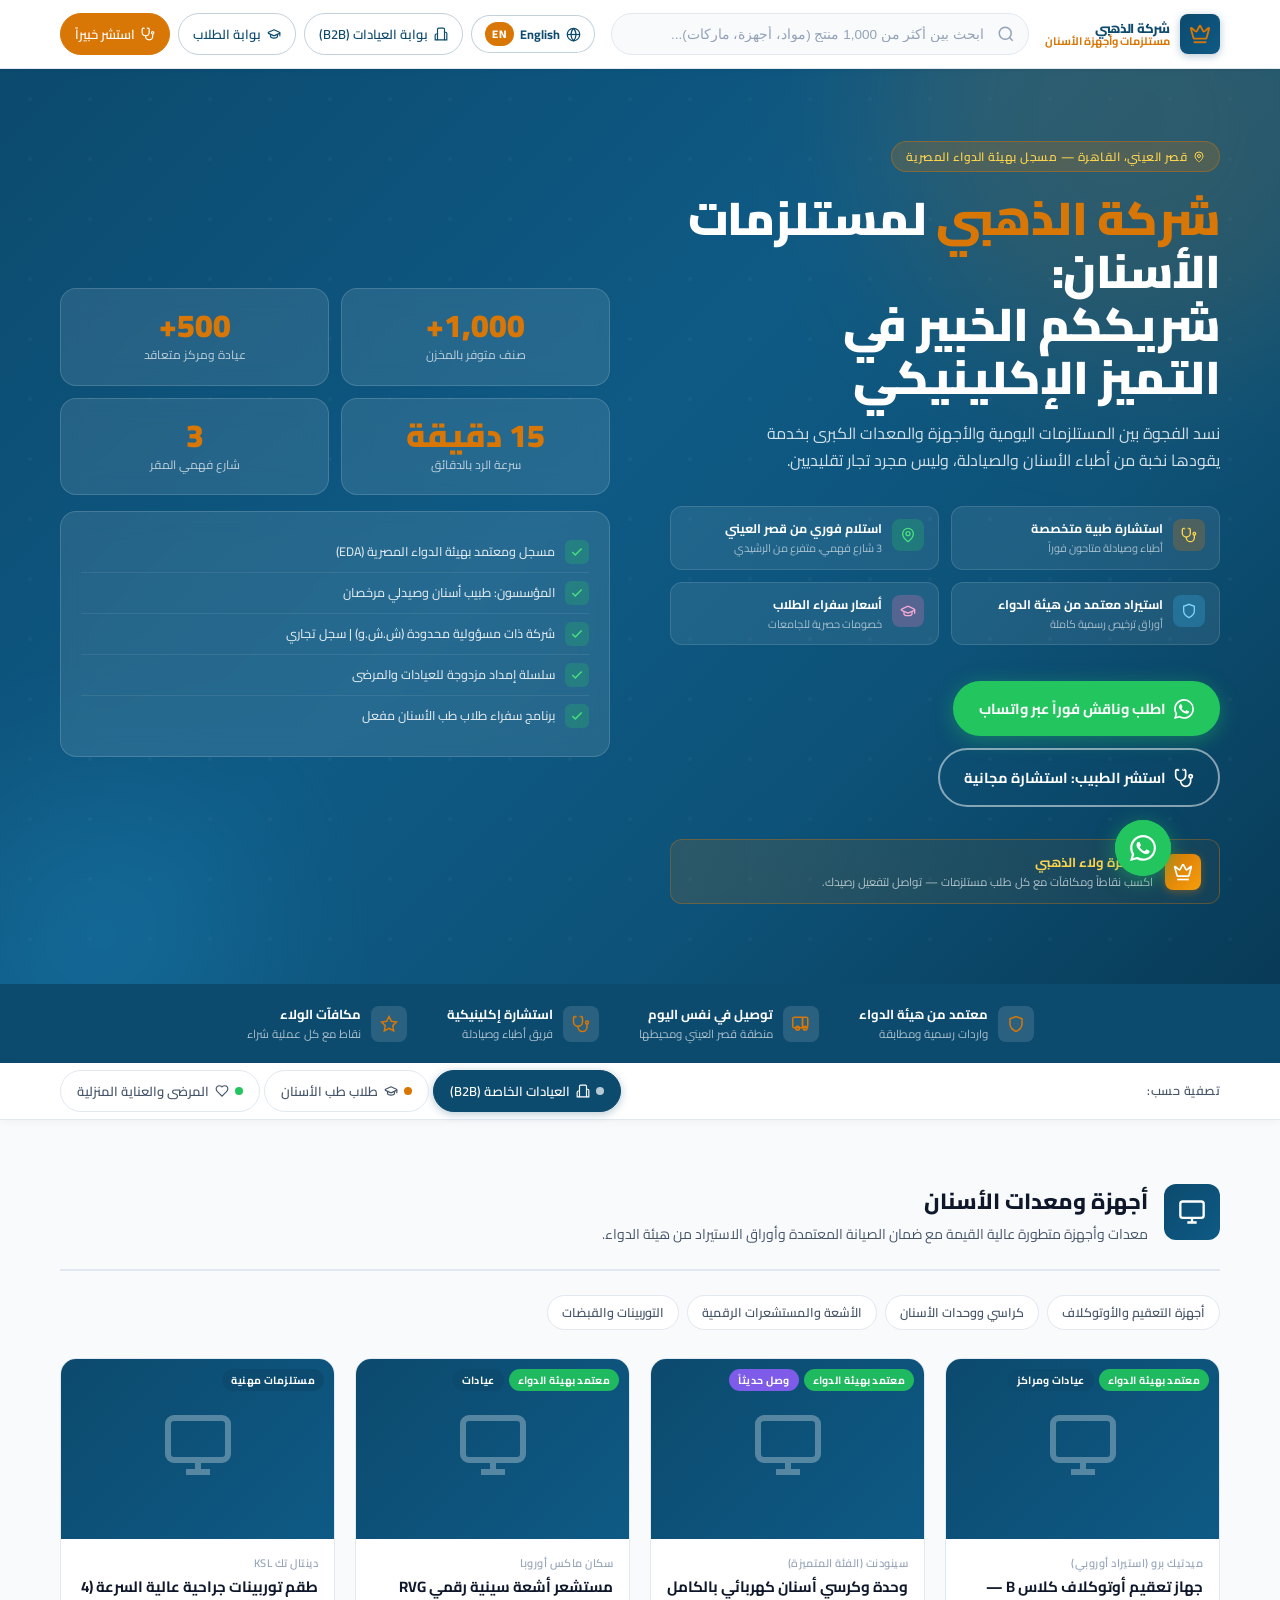
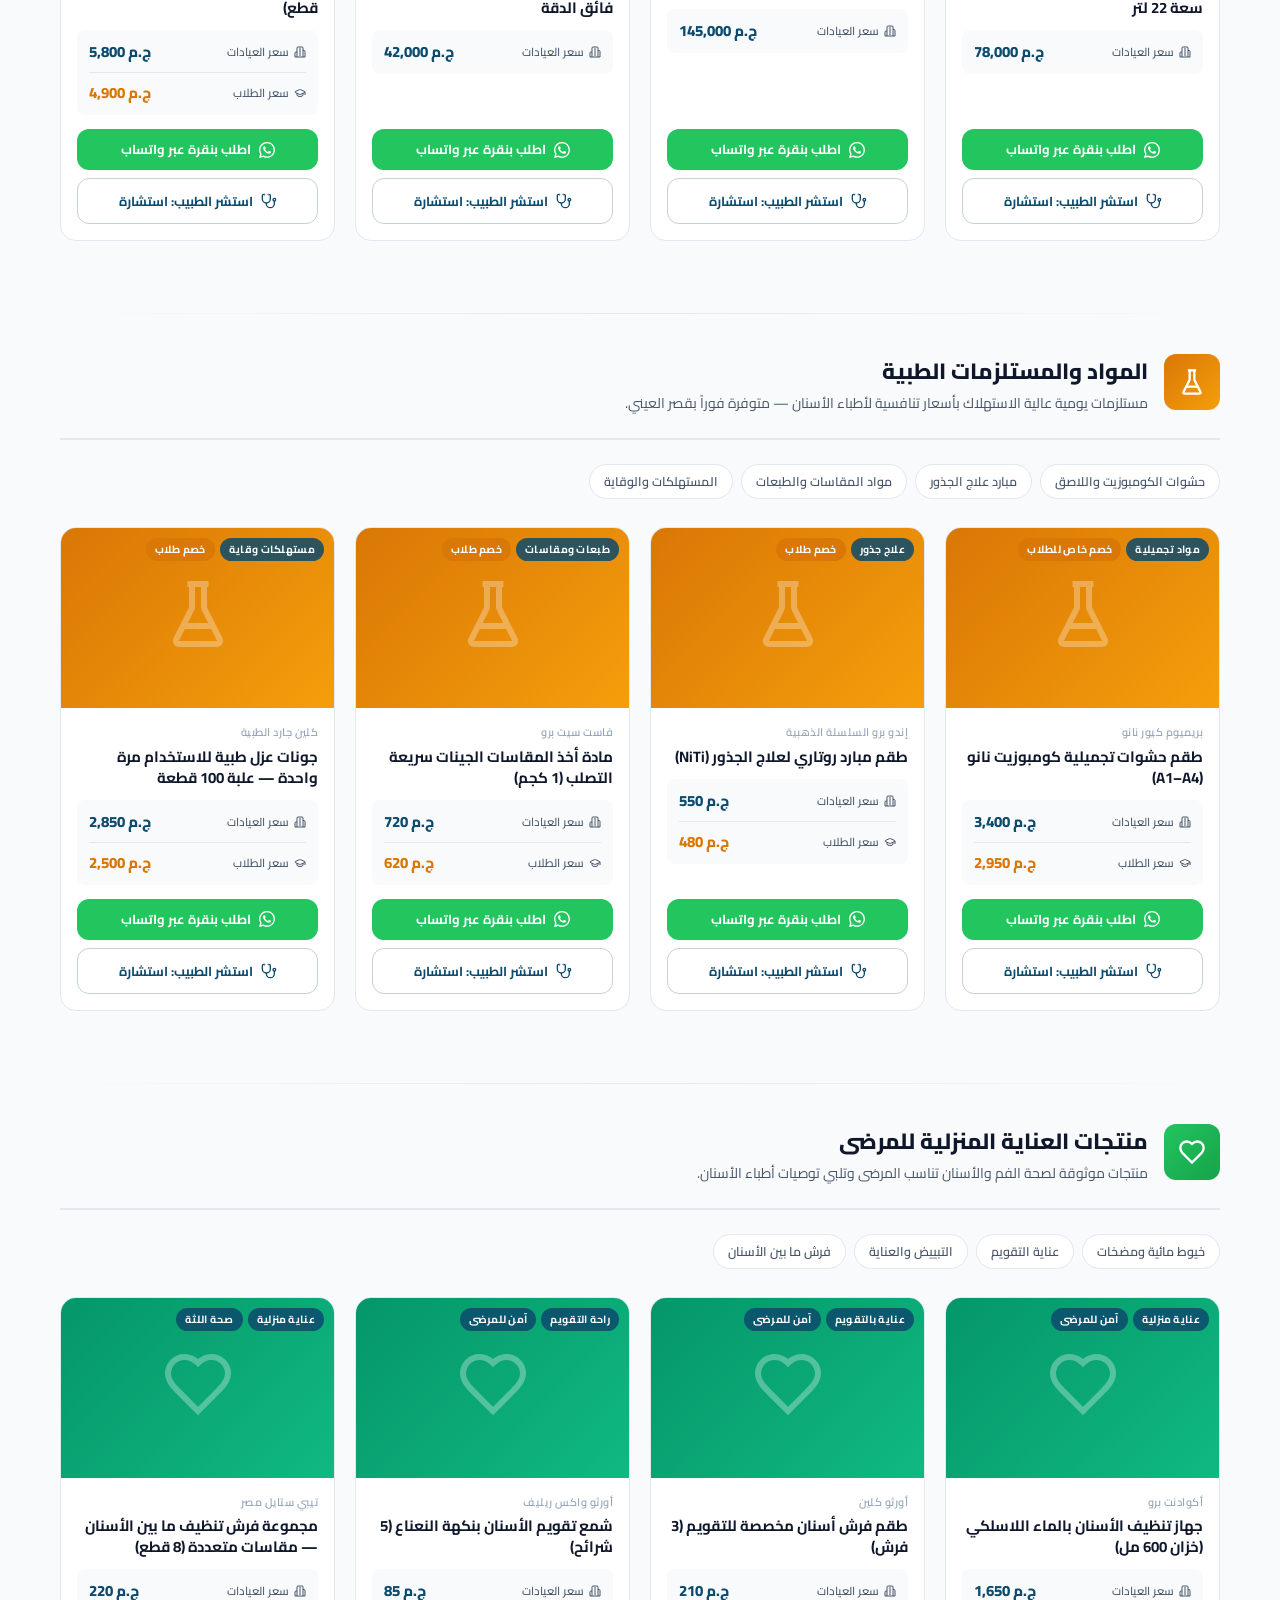
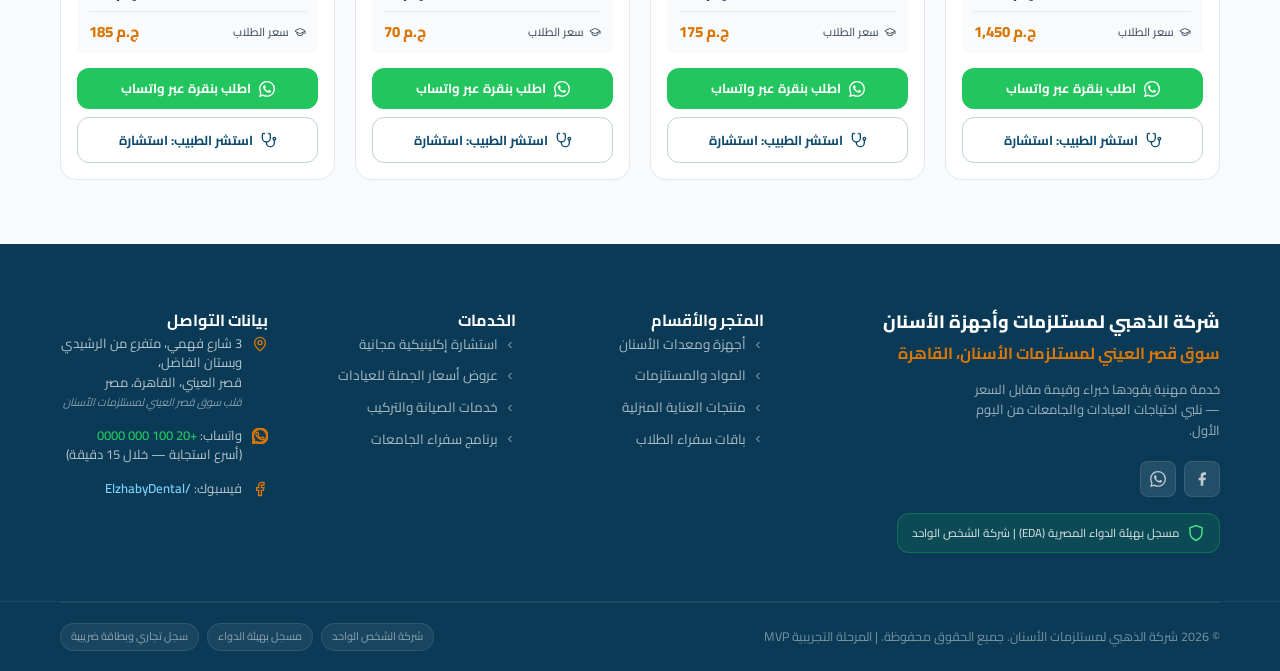
<file: dental-app/index.html>
<!DOCTYPE html>
<html lang="ar" dir="rtl">
<head>
  <meta charset="UTF-8" />
  <meta name="viewport" content="width=device-width, initial-scale=1.0" />

  <!-- SEO -->
  <title>Al-Dahabi Dental Supplies | شركة الذهبي لمستلزمات وأجهزة الأسنان</title>
  <meta name="description" content="Expert-led dental supplies in Kasr Al-Ainy, Cairo. Composite materials, autoclaves, dental chairs, handpieces, and home care products. EDA certified. Order via WhatsApp." />
  <meta name="keywords" content="dental supplies cairo, مستلزمات أسنان, kasr al-ainy dental, composite material egypt, autoclave egypt, dental chair price egypt" />
  <meta property="og:title" content="Al-Dahabi Dental Supplies — Expert Clinical Supply" />
  <meta property="og:description" content="Bridging consumables & equipment with expert-led service. Kasr Al-Ainy, Cairo." />
  <meta property="og:type" content="website" />

  <!-- Fonts & Styles -->
  <link rel="preconnect" href="https://fonts.googleapis.com" />
  <link rel="preconnect" href="https://fonts.gstatic.com" crossorigin />
  <link rel="stylesheet" href="styles.css" />
</head>
<body>

<!-- =====================================================
     FLOATING WHATSAPP
===================================================== -->
<div class="whatsapp-float" aria-label="Chat on WhatsApp">
  <span class="whatsapp-tooltip" data-i18n="btnWhatsApp">اطلب بنقرة عبر واتساب</span>
  <a
    href="https://wa.me/201000000000?text=Hello%20Al-Dahabi%2C%20I%20have%20an%20inquiry."
    target="_blank"
    rel="noopener"
    class="whatsapp-float-btn"
    id="whatsapp-float-btn"
    aria-label="Chat on WhatsApp"
  >
    <div class="whatsapp-pulse"></div>
    <svg xmlns="http://www.w3.org/2000/svg" width="26" height="26" viewBox="0 0 24 24" fill="currentColor">
      <path d="M17.472 14.382c-.297-.149-1.758-.867-2.03-.967-.273-.099-.471-.148-.67.15-.197.297-.767.966-.94 1.164-.173.199-.347.223-.644.075-.297-.15-1.255-.463-2.39-1.475-.883-.788-1.48-1.761-1.653-2.059-.173-.297-.018-.458.13-.606.134-.133.298-.347.446-.52.149-.174.198-.298.298-.497.099-.198.05-.371-.025-.52-.075-.149-.669-1.612-.916-2.207-.242-.579-.487-.5-.669-.51-.173-.008-.371-.01-.57-.01-.198 0-.52.074-.792.372-.272.297-1.04 1.016-1.04 2.479 0 1.462 1.065 2.875 1.213 3.074.149.198 2.096 3.2 5.077 4.487.709.306 1.262.489 1.694.625.712.227 1.36.195 1.871.118.571-.085 1.758-.719 2.006-1.413.248-.694.248-1.289.173-1.413-.074-.124-.272-.198-.57-.347m-5.421 7.403h-.004a9.87 9.87 0 01-5.031-1.378l-.361-.214-3.741.982.998-3.648-.235-.374a9.86 9.86 0 01-1.51-5.26c.001-5.45 4.436-9.884 9.888-9.884 2.64 0 5.122 1.03 6.988 2.898a9.825 9.825 0 012.893 6.994c-.003 5.45-4.437 9.884-9.885 9.884m8.413-18.297A11.815 11.815 0 0012.05 0C5.495 0 .16 5.335.157 11.892c0 2.096.547 4.142 1.588 5.945L.057 24l6.305-1.654a11.882 11.882 0 005.683 1.448h.005c6.554 0 11.89-5.335 11.893-11.893a11.821 11.821 0 00-3.48-8.413z"/>
    </svg>
  </a>
</div>

<!-- =====================================================
     CONSULTATION MODAL
===================================================== -->
<div class="modal-overlay" id="consult-modal" role="dialog" aria-modal="true" aria-labelledby="modal-title">
  <div class="modal-box">
    <div class="modal-header">
      <div class="modal-header-text">
        <h3 id="modal-title">
          <svg xmlns="http://www.w3.org/2000/svg" width="18" height="18" fill="none" viewBox="0 0 24 24" stroke="currentColor" stroke-width="2" style="display:inline;vertical-align:middle;margin-right:6px;"><path d="M4.8 2.3A.3.3 0 1 0 5 2H4a2 2 0 0 0-2 2v5a6 6 0 0 0 6 6v0a6 6 0 0 0 6-6V4a2 2 0 0 0-2-2h-1a.2.2 0 1 0 .3.3"/><path d="M8 15v1a6 6 0 0 0 6 6v0a6 6 0 0 0 6-6v-4"/><circle cx="20" cy="10" r="2"/></svg>
          <span data-i18n="modalTitle">استشر الطبيب: استشارة طبية</span>
        </h3>
        <p data-i18n="modalSubtitle">سيقوم فريقنا الطبي (طبيب أسنان وصيدلي) بالرد عليك خلال 15 دقيقة.</p>
        <p class="modal-product-label" data-i18n="modalProductLabel">بخصوص منتج:</p>
        <p id="modal-product-name">—</p>
      </div>
      <button class="modal-close" onclick="closeConsultModal()" aria-label="Close modal">
        <svg xmlns="http://www.w3.org/2000/svg" width="16" height="16" fill="none" viewBox="0 0 24 24" stroke="currentColor" stroke-width="2"><line x1="18" y1="6" x2="6" y2="18"/><line x1="6" y1="6" x2="18" y2="18"/></svg>
      </button>
    </div>

    <form class="modal-body" id="consult-form" novalidate>
      <div class="form-row">
        <div class="form-group">
          <label class="form-label" for="consult-name" data-i18n="modalNameLabel">الاسم الكريم *</label>
          <input type="text" id="consult-name" class="form-control" data-i18n-placeholder="modalNamePlaceholder" placeholder="د. أحمد حسن" required />
        </div>
        <div class="form-group">
          <label class="form-label" for="consult-specialty" data-i18n="modalSpecialtyLabel">التخصص / الصفة</label>
          <select id="consult-specialty" class="form-control form-control-select">
            <option value="General Dentist">طبيب أسنان عام</option>
            <option value="Dental Student">طالب طب أسنان</option>
            <option value="Endodontist">أخصائي علاج جذور</option>
            <option value="Orthodontist">أخصائي تقويم أسنان</option>
            <option value="Oral Surgeon">جراح وجه وفكين</option>
            <option value="Clinic Owner">صاحب مركز / عيادة</option>
            <option value="Distributor">موزع / تاجر جملة</option>
            <option value="Patient">مريض / مستخدم منزلي</option>
          </select>
        </div>
      </div>
      <div class="form-group">
        <label class="form-label" for="consult-question" data-i18n="modalQuestionLabel">استفسارك الإكلينيكي *</label>
        <textarea
          id="consult-question"
          class="form-control"
          rows="4"
          data-i18n-placeholder="modalQuestionPlaceholder"
          placeholder="مثال: ما الفرق بين هذا الكومبوزيت وباقي الماركات؟ هل متوافق مع جهاز الكيورنج لدي؟..."
          required
        ></textarea>
      </div>
    </form>

    <div class="modal-footer">
      <button type="button" class="btn-modal-cancel" onclick="closeConsultModal()" data-i18n="modalCancel">إلغاء</button>
      <button type="submit" form="consult-form" class="btn-modal-submit" onclick="submitConsultation(event)">
        <svg xmlns="http://www.w3.org/2000/svg" width="16" height="16" viewBox="0 0 24 24" fill="currentColor" style="display:inline;vertical-align:middle;margin-right:6px;"><path d="M17.472 14.382c-.297-.149-1.758-.867-2.03-.967-.273-.099-.471-.148-.67.15-.197.297-.767.966-.94 1.164-.173.199-.347.223-.644.075-.297-.15-1.255-.463-2.39-1.475-.883-.788-1.48-1.761-1.653-2.059-.173-.297-.018-.458.13-.606.134-.133.298-.347.446-.52.149-.174.198-.298.298-.497.099-.198.05-.371-.025-.52-.075-.149-.669-1.612-.916-2.207-.242-.579-.487-.5-.669-.51-.173-.008-.371-.01-.57-.01-.198 0-.52.074-.792.372-.272.297-1.04 1.016-1.04 2.479 0 1.462 1.065 2.875 1.213 3.074.149.198 2.096 3.2 5.077 4.487.709.306 1.262.489 1.694.625.712.227 1.36.195 1.871.118.571-.085 1.758-.719 2.006-1.413.248-.694.248-1.289.173-1.413-.074-.124-.272-.198-.57-.347m-5.421 7.403h-.004a9.87 9.87 0 01-5.031-1.378l-.361-.214-3.741.982.998-3.648-.235-.374a9.86 9.86 0 01-1.51-5.26c.001-5.45 4.436-9.884 9.888-9.884 2.64 0 5.122 1.03 6.988 2.898a9.825 9.825 0 012.893 6.994c-.003 5.45-4.437 9.884-9.885 9.884m8.413-18.297A11.815 11.815 0 0012.05 0C5.495 0 .16 5.335.157 11.892c0 2.096.547 4.142 1.588 5.945L.057 24l6.305-1.654a11.882 11.882 0 005.683 1.448h.005c6.554 0 11.89-5.335 11.893-11.893a11.821 11.821 0 00-3.48-8.413z"/></svg>
        <span data-i18n="modalSubmit">إرسال عبر واتساب</span>
      </button>
    </div>
  </div>
</div>

<!-- =====================================================
     NAVBAR
===================================================== -->
<header>
  <nav class="navbar" role="navigation" aria-label="Main navigation">
    <div class="container">
      <div class="navbar-inner">

        <!-- Logo -->
        <a href="#" class="logo" id="logo-link" aria-label="Al-Dahabi Dental Supplies home">
          <div class="logo-icon">
            <svg xmlns="http://www.w3.org/2000/svg" width="22" height="22" fill="none" viewBox="0 0 24 24" stroke="currentColor" stroke-width="2" style="color:#D97706;">
              <path d="M11.562 3.266a.5.5 0 0 1 .876 0L15.39 8.87a1 1 0 0 0 1.516.294L21.183 5.5a.5.5 0 0 1 .798.519l-2.834 10.246a1 1 0 0 1-.956.734H5.81a1 1 0 0 1-.957-.734L2.02 6.02a.5.5 0 0 1 .798-.519l4.276 3.664a1 1 0 0 0 1.516-.294z"/>
              <path d="M5 21h14"/>
            </svg>
          </div>
          <div class="logo-text">
            <span class="logo-en" data-i18n="logoTitle">Al-Dahabi Dental</span>
            <span class="logo-ar" data-i18n="logoSubtitle">شركة الذهبي</span>
          </div>
        </a>

        <!-- Desktop Search -->
        <div class="search-wrapper" role="search">
          <svg class="search-icon" xmlns="http://www.w3.org/2000/svg" width="18" height="18" fill="none" viewBox="0 0 24 24" stroke="currentColor" stroke-width="2"><circle cx="11" cy="11" r="8"/><path d="m21 21-4.35-4.35"/></svg>
          <input
            type="search"
            class="search-input"
            id="main-search"
            data-i18n-placeholder="searchPlaceholder"
            placeholder="ابحث بين أكثر من 1,000 منتج (مواد، أجهزة، ماركات)..."
            aria-label="Search products"
            autocomplete="off"
          />
        </div>

        <!-- Desktop Nav Actions -->
        <div class="nav-actions">
          <!-- Language Toggle -->
          <button class="lang-toggle-btn" id="lang-btn" onclick="toggleLanguage()" aria-label="Toggle Language">
            <svg xmlns="http://www.w3.org/2000/svg" width="15" height="15" fill="none" viewBox="0 0 24 24" stroke="currentColor" stroke-width="2"><circle cx="12" cy="12" r="10"/><path d="M12 2a14.5 14.5 0 0 0 0 20 14.5 14.5 0 0 0 0-20"/><path d="M2 12h20"/></svg>
            <span data-i18n="langBtn">English</span>
            <span class="lang-badge" data-i18n="langCode">EN</span>
          </button>

          <button class="nav-btn nav-btn-outline" id="b2b-nav-btn" onclick="setAudience('b2b'); document.getElementById('catalog').scrollIntoView({behavior:'smooth'})">
            <svg xmlns="http://www.w3.org/2000/svg" width="14" height="14" fill="none" viewBox="0 0 24 24" stroke="currentColor" stroke-width="2"><path d="M6 22V4a2 2 0 0 1 2-2h8a2 2 0 0 1 2 2v18Z"/><path d="M6 12H4a2 2 0 0 0-2 2v8h4"/><path d="M18 9h2a2 2 0 0 1 2 2v11h-4"/></svg>
            <span data-i18n="navB2B">بوابة العيادات (B2B)</span>
          </button>
          <button class="nav-btn nav-btn-outline" id="student-nav-btn" onclick="setAudience('student'); document.getElementById('catalog').scrollIntoView({behavior:'smooth'})">
            <svg xmlns="http://www.w3.org/2000/svg" width="14" height="14" fill="none" viewBox="0 0 24 24" stroke="currentColor" stroke-width="2"><path d="M21.42 10.922a1 1 0 0 0-.019-1.838L12.83 5.18a2 2 0 0 0-1.66 0L2.6 9.084a1 1 0 0 0 0 1.832l8.57 3.908a2 2 0 0 0 1.66 0z"/><path d="M22 10v6"/><path d="M6 12.5V16a6 3 0 0 0 12 0v-3.5"/></svg>
            <span data-i18n="navStudent">بوابة الطلاب</span>
          </button>
          <button class="nav-btn nav-btn-gold" id="order-nav-btn" onclick="openConsultModal('general','General Inquiry')">
            <svg xmlns="http://www.w3.org/2000/svg" width="14" height="14" fill="none" viewBox="0 0 24 24" stroke="currentColor" stroke-width="2"><path d="M4.8 2.3A.3.3 0 1 0 5 2H4a2 2 0 0 0-2 2v5a6 6 0 0 0 6 6v0a6 6 0 0 0 6-6V4a2 2 0 0 0-2-2h-1a.2.2 0 1 0 .3.3"/><path d="M8 15v1a6 6 0 0 0 6 6v0a6 6 0 0 0 6-6v-4"/><circle cx="20" cy="10" r="2"/></svg>
            <span data-i18n="navAskExpert">استشر خبيراً</span>
          </button>
        </div>

        <!-- Hamburger -->
        <button class="hamburger" id="hamburger-btn" aria-label="Toggle mobile menu" aria-expanded="false">
          <svg xmlns="http://www.w3.org/2000/svg" width="22" height="22" fill="none" viewBox="0 0 24 24" stroke="currentColor" stroke-width="2"><line x1="4" x2="20" y1="12" y2="12"/><line x1="4" x2="20" y1="6" y2="6"/><line x1="4" x2="20" y1="18" y2="18"/></svg>
        </button>

      </div><!-- /navbar-inner -->
    </div><!-- /container -->

    <!-- Mobile Menu -->
    <div class="mobile-menu" id="mobile-menu" aria-hidden="true">
      <div style="position:relative;">
        <svg class="search-icon" style="position:absolute;top:50%;transform:translateY(-50%);color:#94A3B8;pointer-events:none;" xmlns="http://www.w3.org/2000/svg" width="16" height="16" fill="none" viewBox="0 0 24 24" stroke="currentColor" stroke-width="2"><circle cx="11" cy="11" r="8"/><path d="m21 21-4.35-4.35"/></svg>
        <input type="search" class="search-input mobile-search-input" id="mobile-search" data-i18n-placeholder="searchPlaceholder" placeholder="ابحث عن منتج..." aria-label="Mobile search" />
      </div>
      <div class="mobile-menu-actions">
        <button class="lang-toggle-btn" style="flex:1;justify-content:center;" onclick="toggleLanguage(); toggleMobileMenu()">
          <span data-i18n="langBtn">English</span>
          <span class="lang-badge" data-i18n="langCode">EN</span>
        </button>
        <button class="nav-btn nav-btn-outline" style="flex:1;" onclick="setAudience('b2b'); document.getElementById('catalog').scrollIntoView({behavior:'smooth'}); toggleMobileMenu()">
          <span data-i18n="navB2B">بوابة العيادات</span>
        </button>
        <button class="nav-btn nav-btn-outline" style="flex:1;" onclick="setAudience('student'); document.getElementById('catalog').scrollIntoView({behavior:'smooth'}); toggleMobileMenu()">
          <span data-i18n="navStudent">الطلاب</span>
        </button>
      </div>
    </div>
  </nav>
</header>

<!-- =====================================================
     HERO SECTION
===================================================== -->
<main>
  <section class="hero" id="hero" aria-label="Hero section">
    <div class="hero-blob hero-blob-1" aria-hidden="true"></div>
    <div class="hero-blob hero-blob-2" aria-hidden="true"></div>

    <div class="container">
      <div class="hero-inner">

        <!-- Left: Content -->
        <div class="hero-content reveal">

          <div class="hero-badge" aria-label="Kasr Al-Ainy District">
            <svg xmlns="http://www.w3.org/2000/svg" width="12" height="12" fill="none" viewBox="0 0 24 24" stroke="currentColor" stroke-width="2"><path d="M20 10c0 6-8 12-8 12S4 16 4 10a8 8 0 0 1 16 0Z"/><circle cx="12" cy="10" r="3"/></svg>
            <span data-i18n="heroBadge">قصر العيني، القاهرة — مسجل بهيئة الدواء المصرية</span>
          </div>

          <h1 class="hero-title" data-i18n="heroTitle">
            <span>شركة الذهبي</span> لمستلزمات الأسنان:<br />
            شريككم الخبير في<br />التميز الإكلينيكي
          </h1>

          <p class="hero-subtitle" data-i18n="heroSubtitle">
            نسد الفجوة بين المستلزمات اليومية والأجهزة والمعدات الكبرى بخدمة يقودها نخبة من أطباء الأسنان والصيادلة، وليس مجرد تجار تقليديين.
          </p>

          <!-- USP Badges -->
          <div class="usp-grid" aria-label="Key benefits">
            <div class="usp-badge">
              <div class="usp-icon gold">
                <svg xmlns="http://www.w3.org/2000/svg" width="16" height="16" fill="none" viewBox="0 0 24 24" stroke="currentColor" stroke-width="2"><path d="M4.8 2.3A.3.3 0 1 0 5 2H4a2 2 0 0 0-2 2v5a6 6 0 0 0 6 6v0a6 6 0 0 0 6-6V4a2 2 0 0 0-2-2h-1a.2.2 0 1 0 .3.3"/><path d="M8 15v1a6 6 0 0 0 6 6v0a6 6 0 0 0 6-6v-4"/><circle cx="20" cy="10" r="2"/></svg>
              </div>
              <div class="usp-text">
                <h4 data-i18n="usp1Title">استشارة طبية متخصصة</h4>
                <p data-i18n="usp1Desc">أطباء وصيادلة متاحون فوراً</p>
              </div>
            </div>
            <div class="usp-badge">
              <div class="usp-icon green">
                <svg xmlns="http://www.w3.org/2000/svg" width="16" height="16" fill="none" viewBox="0 0 24 24" stroke="currentColor" stroke-width="2"><path d="M20 10c0 6-8 12-8 12S4 16 4 10a8 8 0 0 1 16 0Z"/><circle cx="12" cy="10" r="3"/></svg>
              </div>
              <div class="usp-text">
                <h4 data-i18n="usp2Title">استلام فوري من قصر العيني</h4>
                <p data-i18n="usp2Desc">3 شارع فهمي، متفرع من الرشيدي</p>
              </div>
            </div>
            <div class="usp-badge">
              <div class="usp-icon sky">
                <svg xmlns="http://www.w3.org/2000/svg" width="16" height="16" fill="none" viewBox="0 0 24 24" stroke="currentColor" stroke-width="2"><path d="M12 22s8-4 8-10V5l-8-3-8 3v7c0 6 8 10 8 10z"/></svg>
              </div>
              <div class="usp-text">
                <h4 data-i18n="usp3Title">استيراد معتمد من هيئة الدواء</h4>
                <p data-i18n="usp3Desc">أوراق ترخيص رسمية كاملة</p>
              </div>
            </div>
            <div class="usp-badge">
              <div class="usp-icon pink">
                <svg xmlns="http://www.w3.org/2000/svg" width="16" height="16" fill="none" viewBox="0 0 24 24" stroke="currentColor" stroke-width="2"><path d="M21.42 10.922a1 1 0 0 0-.019-1.838L12.83 5.18a2 2 0 0 0-1.66 0L2.6 9.084a1 1 0 0 0 0 1.832l8.57 3.908a2 2 0 0 0 1.66 0z"/><path d="M22 10v6"/><path d="M6 12.5V16a6 3 0 0 0 12 0v-3.5"/></svg>
              </div>
              <div class="usp-text">
                <h4 data-i18n="usp4Title">أسعار سفراء الطلاب</h4>
                <p data-i18n="usp4Desc">خصومات حصرية للجامعات</p>
              </div>
            </div>
          </div>

          <!-- CTAs -->
          <div class="hero-ctas">
            <a
              href="https://wa.me/201000000000?text=%D9%85%D8%B1%D8%AD%D8%A8%D8%A7%D9%8B%20%D8%B4%D8%B1%D9%83%D8%A9%20%D8%A7%D9%84%D8%B0%D9%87%D8%A8%D9%8A"
              target="_blank"
              rel="noopener"
              class="cta-primary"
              id="hero-wa-btn"
            >
              <svg xmlns="http://www.w3.org/2000/svg" width="20" height="20" viewBox="0 0 24 24" fill="currentColor"><path d="M17.472 14.382c-.297-.149-1.758-.867-2.03-.967-.273-.099-.471-.148-.67.15-.197.297-.767.966-.94 1.164-.173.199-.347.223-.644.075-.297-.15-1.255-.463-2.39-1.475-.883-.788-1.48-1.761-1.653-2.059-.173-.297-.018-.458.13-.606.134-.133.298-.347.446-.52.149-.174.198-.298.298-.497.099-.198.05-.371-.025-.52-.075-.149-.669-1.612-.916-2.207-.242-.579-.487-.5-.669-.51-.173-.008-.371-.01-.57-.01-.198 0-.52.074-.792.372-.272.297-1.04 1.016-1.04 2.479 0 1.462 1.065 2.875 1.213 3.074.149.198 2.096 3.2 5.077 4.487.709.306 1.262.489 1.694.625.712.227 1.36.195 1.871.118.571-.085 1.758-.719 2.006-1.413.248-.694.248-1.289.173-1.413-.074-.124-.272-.198-.57-.347m-5.421 7.403h-.004a9.87 9.87 0 01-5.031-1.378l-.361-.214-3.741.982.998-3.648-.235-.374a9.86 9.86 0 01-1.51-5.26c.001-5.45 4.436-9.884 9.888-9.884 2.64 0 5.122 1.03 6.988 2.898a9.825 9.825 0 012.893 6.994c-.003 5.45-4.437 9.884-9.885 9.884m8.413-18.297A11.815 11.815 0 0012.05 0C5.495 0 .16 5.335.157 11.892c0 2.096.547 4.142 1.588 5.945L.057 24l6.305-1.654a11.882 11.882 0 005.683 1.448h.005c6.554 0 11.89-5.335 11.893-11.893a11.821 11.821 0 00-3.48-8.413z"/></svg>
              <span data-i18n="heroCtaWhatsApp">اطلب وناقش فوراً عبر واتساب</span>
            </a>
            <button class="cta-secondary" id="hero-consult-btn">
              <svg xmlns="http://www.w3.org/2000/svg" width="20" height="20" fill="none" viewBox="0 0 24 24" stroke="currentColor" stroke-width="2"><path d="M4.8 2.3A.3.3 0 1 0 5 2H4a2 2 0 0 0-2 2v5a6 6 0 0 0 6 6v0a6 6 0 0 0 6-6V4a2 2 0 0 0-2-2h-1a.2.2 0 1 0 .3.3"/><path d="M8 15v1a6 6 0 0 0 6 6v0a6 6 0 0 0 6-6v-4"/><circle cx="20" cy="10" r="2"/></svg>
              <span data-i18n="heroCtaConsult">استشر الطبيب: استشارة مجانية</span>
            </button>
          </div>

          <!-- Loyalty Banner -->
          <div class="loyalty-banner" role="complementary" aria-label="Loyalty program">
            <div class="loyalty-crown">
              <svg xmlns="http://www.w3.org/2000/svg" width="20" height="20" fill="none" viewBox="0 0 24 24" stroke="white" stroke-width="2">
                <path d="M11.562 3.266a.5.5 0 0 1 .876 0L15.39 8.87a1 1 0 0 0 1.516.294L21.183 5.5a.5.5 0 0 1 .798.519l-2.834 10.246a1 1 0 0 1-.956.734H5.81a1 1 0 0 1-.957-.734L2.02 6.02a.5.5 0 0 1 .798-.519l4.276 3.664a1 1 0 0 0 1.516-.294z"/>
                <path d="M5 21h14"/>
              </svg>
            </div>
            <div class="loyalty-text">
              <h4 data-i18n="loyaltyTitle">⭐ دائرة ولاء الذهبي</h4>
              <p data-i18n="loyaltyDesc">اكسب نقاطاً ومكافآت مع كل طلب مستلزمات — تواصل لتفعيل رصيدك.</p>
            </div>
          </div>

        </div><!-- /hero-content -->

        <!-- Right: Stats Panel -->
        <div class="hero-visual reveal" aria-label="Platform statistics">
          <div class="stats-grid">
            <div class="stat-card">
              <span class="stat-number" data-count="1000" data-suffix="+">0+</span>
              <p class="stat-label" data-i18n="statSkus">صنف متوفر بالمخزن</p>
            </div>
            <div class="stat-card">
              <span class="stat-number" data-count="500" data-suffix="+">0+</span>
              <p class="stat-label" data-i18n="statClinics">عيادة ومركز متعاقد</p>
            </div>
            <div class="stat-card">
              <span class="stat-number" data-count="15" data-suffix-ar=" دقيقة" data-suffix-en=" min">0</span>
              <p class="stat-label" data-i18n="statResponse">سرعة الرد بالدقائق</p>
            </div>
            <div class="stat-card">
              <span class="stat-number" data-count="3" data-suffix="">0</span>
              <p class="stat-label" data-i18n="statHub">شارع فهمي المقر</p>
            </div>
          </div>
          <div class="trust-card">
            <div class="trust-row">
              <div class="trust-check">
                <svg xmlns="http://www.w3.org/2000/svg" width="14" height="14" fill="none" viewBox="0 0 24 24" stroke="currentColor" stroke-width="2.5"><polyline points="20 6 9 17 4 12"/></svg>
              </div>
              <span class="trust-row-text" data-i18n="trust1">مسجل ومعتمد بهيئة الدواء المصرية (EDA)</span>
            </div>
            <div class="trust-row">
              <div class="trust-check">
                <svg xmlns="http://www.w3.org/2000/svg" width="14" height="14" fill="none" viewBox="0 0 24 24" stroke="currentColor" stroke-width="2.5"><polyline points="20 6 9 17 4 12"/></svg>
              </div>
              <span class="trust-row-text" data-i18n="trust2">المؤسسون: طبيب أسنان وصيدلي مرخصان</span>
            </div>
            <div class="trust-row">
              <div class="trust-check">
                <svg xmlns="http://www.w3.org/2000/svg" width="14" height="14" fill="none" viewBox="0 0 24 24" stroke="currentColor" stroke-width="2.5"><polyline points="20 6 9 17 4 12"/></svg>
              </div>
              <span class="trust-row-text" data-i18n="trust3">شركة ذات مسؤولية محدودة (ش.ش.و) | سجل تجاري</span>
            </div>
            <div class="trust-row">
              <div class="trust-check">
                <svg xmlns="http://www.w3.org/2000/svg" width="14" height="14" fill="none" viewBox="0 0 24 24" stroke="currentColor" stroke-width="2.5"><polyline points="20 6 9 17 4 12"/></svg>
              </div>
              <span class="trust-row-text" data-i18n="trust4">سلسلة إمداد مزدوجة للعيادات والمرضى</span>
            </div>
            <div class="trust-row">
              <div class="trust-check">
                <svg xmlns="http://www.w3.org/2000/svg" width="14" height="14" fill="none" viewBox="0 0 24 24" stroke="currentColor" stroke-width="2.5"><polyline points="20 6 9 17 4 12"/></svg>
              </div>
              <span class="trust-row-text" data-i18n="trust5">برنامج سفراء طلاب طب الأسنان مفعل</span>
            </div>
          </div>
        </div><!-- /hero-visual -->

      </div><!-- /hero-inner -->
    </div><!-- /container -->
  </section>

  <!-- ===================================================
       TRUST BAR
  =================================================== -->
  <div class="trust-bar" role="complementary" aria-label="Trust indicators">
    <div class="container">
      <div class="trust-bar-inner">
        <div class="trust-item">
          <div class="trust-item-icon">
            <svg xmlns="http://www.w3.org/2000/svg" width="18" height="18" fill="none" viewBox="0 0 24 24" stroke="#D97706" stroke-width="2"><path d="M12 22s8-4 8-10V5l-8-3-8 3v7c0 6 8 10 8 10z"/></svg>
          </div>
          <div class="trust-item-text">
            <h5 data-i18n="trustBar1Title">معتمد من هيئة الدواء</h5>
            <p data-i18n="trustBar1Desc">واردات رسمية ومطابقة</p>
          </div>
        </div>
        <div class="trust-item">
          <div class="trust-item-icon">
            <svg xmlns="http://www.w3.org/2000/svg" width="18" height="18" fill="none" viewBox="0 0 24 24" stroke="#D97706" stroke-width="2"><path d="M5 17H3a2 2 0 0 1-2-2V5a2 2 0 0 1 2-2h11v14H5"/><rect width="7" height="14" x="14" y="3" rx="2"/><circle cx="7.5" cy="17.5" r="2.5"/><circle cx="17.5" cy="17.5" r="2.5"/></svg>
          </div>
          <div class="trust-item-text">
            <h5 data-i18n="trustBar2Title">توصيل في نفس اليوم</h5>
            <p data-i18n="trustBar2Desc">منطقة قصر العيني ومحيطها</p>
          </div>
        </div>
        <div class="trust-item">
          <div class="trust-item-icon">
            <svg xmlns="http://www.w3.org/2000/svg" width="18" height="18" fill="none" viewBox="0 0 24 24" stroke="#D97706" stroke-width="2"><path d="M4.8 2.3A.3.3 0 1 0 5 2H4a2 2 0 0 0-2 2v5a6 6 0 0 0 6 6v0a6 6 0 0 0 6-6V4a2 2 0 0 0-2-2h-1a.2.2 0 1 0 .3.3"/><path d="M8 15v1a6 6 0 0 0 6 6v0a6 6 0 0 0 6-6v-4"/><circle cx="20" cy="10" r="2"/></svg>
          </div>
          <div class="trust-item-text">
            <h5 data-i18n="trustBar3Title">استشارة إكلينيكية</h5>
            <p data-i18n="trustBar3Desc">فريق أطباء وصيادلة</p>
          </div>
        </div>
        <div class="trust-item">
          <div class="trust-item-icon">
            <svg xmlns="http://www.w3.org/2000/svg" width="18" height="18" fill="none" viewBox="0 0 24 24" stroke="#D97706" stroke-width="2"><polygon points="12 2 15.09 8.26 22 9.27 17 14.14 18.18 21.02 12 17.77 5.82 21.02 7 14.14 2 9.27 8.91 8.26 12 2"/></svg>
          </div>
          <div class="trust-item-text">
            <h5 data-i18n="trustBar4Title">مكافآت الولاء</h5>
            <p data-i18n="trustBar4Desc">نقاط مع كل عملية شراء</p>
          </div>
        </div>
      </div>
    </div>
  </div>

  <!-- ===================================================
       AUDIENCE FILTER BAR
  =================================================== -->
  <div class="filter-bar" id="filter-bar" role="navigation" aria-label="Audience filter">
    <div class="container">
      <div class="filter-inner">
        <span class="filter-label" data-i18n="filterLabel">تصفية حسب:</span>
        <div class="filter-tabs" role="tablist" aria-label="Audience tabs">
          <button class="filter-tab active" data-audience="b2b" role="tab" aria-selected="true" id="tab-b2b">
            <span class="filter-tab-dot dot-b2b"></span>
            <svg xmlns="http://www.w3.org/2000/svg" width="14" height="14" fill="none" viewBox="0 0 24 24" stroke="currentColor" stroke-width="2"><path d="M6 22V4a2 2 0 0 1 2-2h8a2 2 0 0 1 2 2v18Z"/><path d="M6 12H4a2 2 0 0 0-2 2v8h4"/><path d="M18 9h2a2 2 0 0 1 2 2v11h-4"/></svg>
            <span data-i18n="tabB2B">العيادات الخاصة (B2B)</span>
          </button>
          <button class="filter-tab" data-audience="student" role="tab" aria-selected="false" id="tab-student">
            <span class="filter-tab-dot dot-student"></span>
            <svg xmlns="http://www.w3.org/2000/svg" width="14" height="14" fill="none" viewBox="0 0 24 24" stroke="currentColor" stroke-width="2"><path d="M21.42 10.922a1 1 0 0 0-.019-1.838L12.83 5.18a2 2 0 0 0-1.66 0L2.6 9.084a1 1 0 0 0 0 1.832l8.57 3.908a2 2 0 0 0 1.66 0z"/><path d="M22 10v6"/><path d="M6 12.5V16a6 3 0 0 0 12 0v-3.5"/></svg>
            <span data-i18n="tabStudent">طلاب طب الأسنان</span>
          </button>
          <button class="filter-tab" data-audience="patient" role="tab" aria-selected="false" id="tab-patient">
            <span class="filter-tab-dot dot-patient"></span>
            <svg xmlns="http://www.w3.org/2000/svg" width="14" height="14" fill="none" viewBox="0 0 24 24" stroke="currentColor" stroke-width="2"><path d="M19 14c1.49-1.46 3-3.21 3-5.5A5.5 5.5 0 0 0 16.5 3c-1.76 0-3 .5-4.5 2-1.5-1.5-2.74-2-4.5-2A5.5 5.5 0 0 0 2 8.5c0 2.3 1.5 4.05 3 5.5l7 7Z"/></svg>
            <span data-i18n="tabPatient">المرضى والعناية المنزلية</span>
          </button>
        </div>
      </div>
    </div>
  </div>

  <!-- ===================================================
       PRODUCT CATALOG (dynamically rendered)
  =================================================== -->
  <section class="catalog" id="catalog" aria-label="Product catalog" role="main">
    <div class="container">
      <div id="catalog-container">
        <!-- Injected by app.js -->
        <div style="text-align:center;padding:40px;color:#94A3B8;">
          <p data-i18n="loadingCatalog">جاري تحميل الكتالوج...</p>
        </div>
      </div>
    </div>
  </section>

</main>

<!-- =====================================================
     FOOTER
===================================================== -->
<footer class="footer" role="contentinfo">
  <div class="container">
    <div class="footer-grid">

      <!-- Brand Column -->
      <div>
        <p class="footer-brand-name-en" data-i18n="footerBrandMain">شركة الذهبي لمستلزمات وأجهزة الأسنان</p>
        <p class="footer-brand-name-ar" data-i18n="footerBrandSub">سوق قصر العيني، القاهرة</p>
        <p class="footer-tagline" data-i18n="footerTagline">خدمة مهنية يقودها خبراء وقيمة مقابل السعر — نلبي احتياجات العيادات والجامعات من اليوم الأول.</p>

        <div class="footer-socials" aria-label="Social media links">
          <a href="https://facebook.com/ElzhabyDental" target="_blank" rel="noopener" class="social-btn" aria-label="Facebook">
            <svg xmlns="http://www.w3.org/2000/svg" width="16" height="16" fill="currentColor" viewBox="0 0 24 24"><path d="M18 2h-3a5 5 0 0 0-5 5v3H7v4h3v8h4v-8h3l1-4h-4V7a1 1 0 0 1 1-1h3z"/></svg>
          </a>
          <a href="https://wa.me/201000000000" target="_blank" rel="noopener" class="social-btn" aria-label="WhatsApp">
            <svg xmlns="http://www.w3.org/2000/svg" width="16" height="16" viewBox="0 0 24 24" fill="currentColor"><path d="M17.472 14.382c-.297-.149-1.758-.867-2.03-.967-.273-.099-.471-.148-.67.15-.197.297-.767.966-.94 1.164-.173.199-.347.223-.644.075-.297-.15-1.255-.463-2.39-1.475-.883-.788-1.48-1.761-1.653-2.059-.173-.297-.018-.458.13-.606.134-.133.298-.347.446-.52.149-.174.198-.298.298-.497.099-.198.05-.371-.025-.52-.075-.149-.669-1.612-.916-2.207-.242-.579-.487-.5-.669-.51-.173-.008-.371-.01-.57-.01-.198 0-.52.074-.792.372-.272.297-1.04 1.016-1.04 2.479 0 1.462 1.065 2.875 1.213 3.074.149.198 2.096 3.2 5.077 4.487.709.306 1.262.489 1.694.625.712.227 1.36.195 1.871.118.571-.085 1.758-.719 2.006-1.413.248-.694.248-1.289.173-1.413-.074-.124-.272-.198-.57-.347m-5.421 7.403h-.004a9.87 9.87 0 01-5.031-1.378l-.361-.214-3.741.982.998-3.648-.235-.374a9.86 9.86 0 01-1.51-5.26c.001-5.45 4.436-9.884 9.888-9.884 2.64 0 5.122 1.03 6.988 2.898a9.825 9.825 0 012.893 6.994c-.003 5.45-4.437 9.884-9.885 9.884m8.413-18.297A11.815 11.815 0 0012.05 0C5.495 0 .16 5.335.157 11.892c0 2.096.547 4.142 1.588 5.945L.057 24l6.305-1.654a11.882 11.882 0 005.683 1.448h.005c6.554 0 11.89-5.335 11.893-11.893a11.821 11.821 0 00-3.48-8.413z"/></svg>
          </a>
        </div>

        <div class="eda-badge" role="img" aria-label="EDA Registered badge">
          <svg xmlns="http://www.w3.org/2000/svg" width="18" height="18" fill="none" viewBox="0 0 24 24" stroke="currentColor" stroke-width="2"><path d="M12 22s8-4 8-10V5l-8-3-8 3v7c0 6 8 10 8 10z"/></svg>
          <p data-i18n="footerEdaBadge">مسجل بهيئة الدواء المصرية (EDA) | شركة الشخص الواحد</p>
        </div>
      </div>

      <!-- Shop Column -->
      <div>
        <h4 data-i18n="footerShop">المتجر والأقسام</h4>
        <ul class="footer-links">
          <li><a class="footer-link" href="#" onclick="setAudience('b2b');document.getElementById('catalog').scrollIntoView({behavior:'smooth'});return false;">
            <svg xmlns="http://www.w3.org/2000/svg" width="12" height="12" fill="none" viewBox="0 0 24 24" stroke="currentColor" stroke-width="2"><polyline points="9 18 15 12 9 6"/></svg>
            <span data-i18n="footerEquipment">أجهزة ومعدات الأسنان</span>
          </a></li>
          <li><a class="footer-link" href="#" onclick="setAudience('b2b');document.getElementById('catalog').scrollIntoView({behavior:'smooth'});return false;">
            <svg xmlns="http://www.w3.org/2000/svg" width="12" height="12" fill="none" viewBox="0 0 24 24" stroke="currentColor" stroke-width="2"><polyline points="9 18 15 12 9 6"/></svg>
            <span data-i18n="footerMaterials">المواد والمستلزمات</span>
          </a></li>
          <li><a class="footer-link" href="#" onclick="setAudience('patient');document.getElementById('catalog').scrollIntoView({behavior:'smooth'});return false;">
            <svg xmlns="http://www.w3.org/2000/svg" width="12" height="12" fill="none" viewBox="0 0 24 24" stroke="currentColor" stroke-width="2"><polyline points="9 18 15 12 9 6"/></svg>
            <span data-i18n="footerHomeCare">منتجات العناية المنزلية</span>
          </a></li>
          <li><a class="footer-link" href="#" onclick="setAudience('student');document.getElementById('catalog').scrollIntoView({behavior:'smooth'});return false;">
            <svg xmlns="http://www.w3.org/2000/svg" width="12" height="12" fill="none" viewBox="0 0 24 24" stroke="currentColor" stroke-width="2"><polyline points="9 18 15 12 9 6"/></svg>
            <span data-i18n="footerStudentKits">باقات سفراء الطلاب</span>
          </a></li>
        </ul>
      </div>

      <!-- Services Column -->
      <div>
        <h4 data-i18n="footerServices">الخدمات</h4>
        <ul class="footer-links">
          <li><a class="footer-link" href="#" onclick="openConsultModal('general', currentLang === 'ar' ? 'استشارة إكلينيكية مجانية' : 'Free Clinical Consultation');return false;">
            <svg xmlns="http://www.w3.org/2000/svg" width="12" height="12" fill="none" viewBox="0 0 24 24" stroke="currentColor" stroke-width="2"><polyline points="9 18 15 12 9 6"/></svg>
            <span data-i18n="footerFreeConsult">استشارة إكلينيكية مجانية</span>
          </a></li>
          <li><a class="footer-link" id="footer-link-wholesale" href="https://wa.me/201000000000?text=%D8%B7%D9%84%D8%A8%20%D8%B9%D8%B1%D8%B6%20%D8%B3%D8%B9%D8%B1%20%D8%AC%D9%85%D9%84%D8%A9" target="_blank" rel="noopener">
            <svg xmlns="http://www.w3.org/2000/svg" width="12" height="12" fill="none" viewBox="0 0 24 24" stroke="currentColor" stroke-width="2"><polyline points="9 18 15 12 9 6"/></svg>
            <span data-i18n="footerWholesale">عروض أسعار الجملة للعيادات</span>
          </a></li>
          <li><a class="footer-link" id="footer-link-maintenance" href="https://wa.me/201000000000?text=%D8%B7%D9%84%D8%A8%20%D8%B5%D9%8A%D8%A7%D9%86%D8%A9%20%D8%A3%D8%AC%D9%87%D8%B2%D8%A9" target="_blank" rel="noopener">
            <svg xmlns="http://www.w3.org/2000/svg" width="12" height="12" fill="none" viewBox="0 0 24 24" stroke="currentColor" stroke-width="2"><polyline points="9 18 15 12 9 6"/></svg>
            <span data-i18n="footerMaintenance">خدمات الصيانة والتركيب</span>
          </a></li>
          <li><a class="footer-link" id="footer-link-ambassadors" href="https://wa.me/201000000000?text=%D8%A7%D8%B3%D8%AA%D9%81%D8%B3%D8%A7%D8%B1%20%D8%A8%D8%B1%D9%86%D8%A7%D9%85%D8%AC%20%D8%A7%D9%84%D8%B3%D9%81%D8%B1%D8%A7%D8%A1" target="_blank" rel="noopener">
            <svg xmlns="http://www.w3.org/2000/svg" width="12" height="12" fill="none" viewBox="0 0 24 24" stroke="currentColor" stroke-width="2"><polyline points="9 18 15 12 9 6"/></svg>
            <span data-i18n="footerAmbassadors">برنامج سفراء الجامعات</span>
          </a></li>
        </ul>
      </div>

      <!-- Contact Column -->
      <div>
        <h4 data-i18n="footerContact">بيانات التواصل</h4>
        <div class="footer-contact-item">
          <svg xmlns="http://www.w3.org/2000/svg" width="16" height="16" fill="none" viewBox="0 0 24 24" stroke="currentColor" stroke-width="2"><path d="M20 10c0 6-8 12-8 12S4 16 4 10a8 8 0 0 1 16 0Z"/><circle cx="12" cy="10" r="3"/></svg>
          <p data-i18n="footerAddress">3 شارع فهمي، متفرع من الرشيدي وبستان الفاضل،<br/>قصر العيني، القاهرة، مصر<br/><em style="font-size:11px;color:rgba(255,255,255,0.5);">قلب سوق قصر العيني لمستلزمات الأسنان</em></p>
        </div>
        <div class="footer-contact-item">
          <svg xmlns="http://www.w3.org/2000/svg" width="16" height="16" fill="none" viewBox="0 0 24 24" stroke="currentColor" stroke-width="2"><path d="M17.472 14.382c-.297-.149-1.758-.867-2.03-.967-.273-.099-.471-.148-.67.15-.197.297-.767.966-.94 1.164-.173.199-.347.223-.644.075-.297-.15-1.255-.463-2.39-1.475-.883-.788-1.48-1.761-1.653-2.059-.173-.297-.018-.458.13-.606.134-.133.298-.347.446-.52.149-.174.198-.298.298-.497.099-.198.05-.371-.025-.52-.075-.149-.669-1.612-.916-2.207-.242-.579-.487-.5-.669-.51-.173-.008-.371-.01-.57-.01-.198 0-.52.074-.792.372-.272.297-1.04 1.016-1.04 2.479 0 1.462 1.065 2.875 1.213 3.074.149.198 2.096 3.2 5.077 4.487.709.306 1.262.489 1.694.625.712.227 1.36.195 1.871.118.571-.085 1.758-.719 2.006-1.413.248-.694.248-1.289.173-1.413-.074-.124-.272-.198-.57-.347m-5.421 7.403h-.004a9.87 9.87 0 01-5.031-1.378l-.361-.214-3.741.982.998-3.648-.235-.374a9.86 9.86 0 01-1.51-5.26c.001-5.45 4.436-9.884 9.888-9.884 2.64 0 5.122 1.03 6.988 2.898a9.825 9.825 0 012.893 6.994c-.003 5.45-4.437 9.884-9.885 9.884m8.413-18.297A11.815 11.815 0 0012.05 0C5.495 0 .16 5.335.157 11.892c0 2.096.547 4.142 1.588 5.945L.057 24l6.305-1.654a11.882 11.882 0 005.683 1.448h.005c6.554 0 11.89-5.335 11.893-11.893a11.821 11.821 0 00-3.48-8.413z"/></svg>
          <p><span data-i18n="footerWhatsAppLabel">واتساب: </span><a href="https://wa.me/201000000000" target="_blank" rel="noopener">+20 100 000 0000</a><br/><span data-i18n="footerFastResponse">(أسرع استجابة — خلال 15 دقيقة)</span></p>
        </div>
        <div class="footer-contact-item">
          <svg xmlns="http://www.w3.org/2000/svg" width="16" height="16" fill="none" viewBox="0 0 24 24" stroke="currentColor" stroke-width="2"><path d="M18 2h-3a5 5 0 0 0-5 5v3H7v4h3v8h4v-8h3l1-4h-4V7a1 1 0 0 1 1-1h3z"/></svg>
          <p><span data-i18n="footerFacebookLabel">فيسبوك: </span><a href="https://facebook.com/ElzhabyDental" target="_blank" rel="noopener" style="color:#7DD3FC;">/ElzhabyDental</a></p>
        </div>
      </div>

    </div><!-- /footer-grid -->
  </div><!-- /container -->

  <!-- Footer Bottom -->
  <div style="border-top:1px solid rgba(255,255,255,0.08);">
    <div class="container">
      <div class="footer-bottom">
        <p data-i18n="footerRights">© 2026 شركة الذهبي لمستلزمات الأسنان. جميع الحقوق محفوظة. | المرحلة التجريبية MVP</p>
        <div class="footer-bottom-badges">
          <span class="legal-badge" data-i18n="legalSingleLLC">شركة الشخص الواحد</span>
          <span class="legal-badge" data-i18n="legalEda">مسجل بهيئة الدواء</span>
          <span class="legal-badge" data-i18n="legalCommercial">سجل تجاري وبطاقة ضريبية</span>
        </div>
      </div>
    </div>
  </div>

</footer>

<!-- App Script -->
<script src="app.js"></script>

</body>
</html>
</file>
<file: styles.css>
/* =========================================================
   AL-DAHABI DENTAL SUPPLIES — BRAND CSS SYSTEM
   Version: 1.0 MVP
   ========================================================= */

/* --- Google Fonts --- */
@import url('https://fonts.googleapis.com/css2?family=Inter:wght@300;400;500;600;700;800;900&family=Cairo:wght@400;600;700;800;900&display=swap');

/* --- CSS Custom Properties (Design Tokens) --- */
:root {
  /* Brand Colors */
  --teal-deep:       #0C4A6E;
  --teal-mid:        #0E5A85;
  --teal-light:      #E0F2FE;
  --teal-border:     rgba(12, 74, 110, 0.25);
  --gold:            #D97706;
  --gold-light:      #FEF3C7;
  --gold-dark:       #B45309;
  --whatsapp-green:  #22C55E;
  --whatsapp-dark:   #16A34A;
  --bg-gray:         #F8FAFC;
  --bg-white:        #FFFFFF;
  --text-primary:    #0F172A;
  --text-secondary:  #475569;
  --text-muted:      #94A3B8;
  --border:          #E2E8F0;
  --shadow-sm:       0 1px 3px rgba(0,0,0,0.08);
  --shadow-md:       0 4px 16px rgba(12,74,110,0.12);
  --shadow-lg:       0 12px 40px rgba(12,74,110,0.18);
  --shadow-gold:     0 4px 20px rgba(217,119,6,0.25);

  /* Typography */
  --font-en: 'Inter', system-ui, sans-serif;
  --font-ar: 'Cairo', 'Inter', system-ui, sans-serif;

  /* Spacing */
  --radius-sm: 8px;
  --radius-md: 12px;
  --radius-lg: 16px;
  --radius-xl: 24px;
  --radius-pill: 9999px;

  /* Transitions */
  --ease: cubic-bezier(0.4, 0, 0.2, 1);
  --duration: 220ms;
}

/* --- Reset & Base --- */
*, *::before, *::after { box-sizing: border-box; margin: 0; padding: 0; }

html { scroll-behavior: smooth; font-size: 16px; }

body {
  font-family: var(--font-en);
  background-color: var(--bg-gray);
  color: var(--text-primary);
  line-height: 1.6;
  -webkit-font-smoothing: antialiased;
}

html[dir="rtl"], html[dir="rtl"] body {
  font-family: var(--font-ar);
}

/* RTL specific overrides */
html[dir="rtl"] .search-wrapper svg.search-icon,
html[dir="rtl"] .mobile-menu svg.search-icon {
  right: 14px;
  left: auto;
}

html[dir="rtl"] .search-input,
html[dir="rtl"] .mobile-search-input {
  padding: 0 44px 0 16px;
}

html[dir="rtl"] .nav-actions {
  margin-left: 0;
  margin-right: auto;
}

html[dir="rtl"] .card-badges {
  left: auto;
  right: 10px;
}

html[dir="rtl"] .form-control-select {
  background-position: left 12px center;
  padding-left: 36px;
  padding-right: 14px;
}

html[dir="rtl"] .footer-link svg {
  transform: scaleX(-1);
}

/* Language Switcher */
.lang-toggle-btn {
  display: inline-flex;
  align-items: center;
  gap: 6px;
  padding: 6px 13px;
  background: var(--bg-white);
  color: var(--teal-deep);
  border: 1.5px solid var(--teal-border);
  border-radius: var(--radius-pill);
  font-size: 12.5px;
  font-weight: 700;
  cursor: pointer;
  transition: all var(--duration) var(--ease);
}
.lang-toggle-btn:hover {
  background: var(--teal-light);
  border-color: var(--teal-deep);
  transform: translateY(-1px);
}
.lang-badge {
  background: var(--teal-deep);
  color: white;
  padding: 2px 7px;
  border-radius: var(--radius-pill);
  font-size: 11px;
  font-weight: 800;
  letter-spacing: 0.5px;
}
html[dir="rtl"] .lang-badge {
  background: var(--gold);
}


img { display: block; max-width: 100%; }
a  { text-decoration: none; color: inherit; }
button { cursor: pointer; font-family: inherit; border: none; outline: none; }
ul { list-style: none; }

/* =========================================================
   UTILITY CLASSES
   ========================================================= */
.container { width: 100%; max-width: 1200px; margin: 0 auto; padding: 0 20px; }
.sr-only { position: absolute; width: 1px; height: 1px; overflow: hidden; clip: rect(0,0,0,0); }
.hidden { display: none !important; }

/* =========================================================
   NAVBAR
   ========================================================= */
.navbar {
  position: sticky;
  top: 0;
  z-index: 1000;
  background: rgba(255,255,255,0.96);
  backdrop-filter: blur(16px);
  border-bottom: 1px solid var(--border);
  box-shadow: var(--shadow-sm);
}

.navbar-inner {
  display: flex;
  align-items: center;
  gap: 16px;
  height: 68px;
}

/* Logo */
.logo {
  display: flex;
  align-items: center;
  gap: 10px;
  flex-shrink: 0;
  text-decoration: none;
}
.logo-icon {
  width: 40px;
  height: 40px;
  background: linear-gradient(135deg, var(--teal-deep), var(--teal-mid));
  border-radius: var(--radius-sm);
  display: flex;
  align-items: center;
  justify-content: center;
  box-shadow: 0 2px 8px rgba(12,74,110,0.3);
}
.logo-icon svg { color: var(--gold); }
.logo-text { display: flex; flex-direction: column; }
.logo-en {
  font-size: 13px;
  font-weight: 800;
  color: var(--teal-deep);
  line-height: 1.1;
  letter-spacing: -0.3px;
}
.logo-ar {
  font-size: 11px;
  font-weight: 700;
  color: var(--gold);
  font-family: var(--font-ar);
  line-height: 1.1;
}

/* Search */
.search-wrapper {
  flex: 1;
  max-width: 520px;
  position: relative;
}
.search-wrapper svg.search-icon {
  position: absolute;
  left: 14px;
  top: 50%;
  transform: translateY(-50%);
  color: var(--text-muted);
  pointer-events: none;
}
.search-input {
  width: 100%;
  height: 42px;
  padding: 0 16px 0 44px;
  border: 1.5px solid var(--border);
  border-radius: var(--radius-pill);
  font-size: 13.5px;
  color: var(--text-primary);
  background: var(--bg-gray);
  transition: border-color var(--duration) var(--ease), box-shadow var(--duration) var(--ease);
}
.search-input::placeholder { color: var(--text-muted); }
.search-input:focus {
  border-color: var(--teal-deep);
  box-shadow: 0 0 0 3px var(--teal-light);
  background: var(--bg-white);
  outline: none;
}

/* Nav Buttons */
.nav-actions { display: flex; align-items: center; gap: 8px; margin-left: auto; }
.nav-btn {
  display: flex;
  align-items: center;
  gap: 6px;
  padding: 8px 14px;
  border-radius: var(--radius-pill);
  font-size: 13px;
  font-weight: 600;
  transition: all var(--duration) var(--ease);
  white-space: nowrap;
}
.nav-btn-outline {
  border: 1.5px solid var(--teal-border);
  color: var(--teal-deep);
  background: transparent;
}
.nav-btn-outline:hover {
  background: var(--teal-light);
  border-color: var(--teal-deep);
}
.nav-btn-gold {
  background: var(--gold);
  color: white;
  border: 1.5px solid var(--gold);
}
.nav-btn-gold:hover {
  background: var(--gold-dark);
  border-color: var(--gold-dark);
  transform: translateY(-1px);
  box-shadow: var(--shadow-gold);
}

/* Hamburger */
.hamburger {
  display: none;
  align-items: center;
  justify-content: center;
  width: 40px;
  height: 40px;
  border-radius: var(--radius-sm);
  background: var(--bg-gray);
  border: 1px solid var(--border);
  color: var(--teal-deep);
}

/* Mobile Nav Menu */
.mobile-menu {
  display: none;
  flex-direction: column;
  gap: 8px;
  padding: 12px 20px;
  background: white;
  border-top: 1px solid var(--border);
}
.mobile-menu.open { display: flex; }
.mobile-search-input {
  width: 100%;
  height: 42px;
  padding: 0 16px 0 44px;
  border: 1.5px solid var(--border);
  border-radius: var(--radius-pill);
  font-size: 13.5px;
  color: var(--text-primary);
  background: var(--bg-gray);
  position: relative;
}
.mobile-menu-actions { display: flex; gap: 8px; }

/* =========================================================
   HERO SECTION
   ========================================================= */
.hero {
  position: relative;
  background: linear-gradient(135deg, #0C4A6E 0%, #0E5A85 45%, #0D5278 70%, #083A56 100%);
  overflow: hidden;
  padding: 72px 0 80px;
}

.hero::before {
  content: '';
  position: absolute;
  inset: 0;
  background: url("data:image/svg+xml,%3Csvg width='60' height='60' viewBox='0 0 60 60' xmlns='http://www.w3.org/2000/svg'%3E%3Cg fill='none' fill-rule='evenodd'%3E%3Cg fill='%23ffffff' fill-opacity='0.03'%3E%3Ccircle cx='30' cy='30' r='2'/%3E%3C/g%3E%3C/g%3E%3C/svg%3E");
  pointer-events: none;
}

/* Decorative blobs */
.hero-blob {
  position: absolute;
  border-radius: 50%;
  filter: blur(80px);
  pointer-events: none;
  opacity: 0.15;
}
.hero-blob-1 {
  width: 500px; height: 500px;
  background: var(--gold);
  top: -200px; right: -100px;
}
.hero-blob-2 {
  width: 300px; height: 300px;
  background: #38BDF8;
  bottom: -100px; left: -50px;
}

.hero-inner {
  position: relative;
  z-index: 1;
  display: grid;
  grid-template-columns: 1fr 1fr;
  gap: 60px;
  align-items: center;
}

/* Hero Content */
.hero-content { color: white; }

.hero-badge {
  display: inline-flex;
  align-items: center;
  gap: 6px;
  background: rgba(217,119,6,0.2);
  border: 1px solid rgba(217,119,6,0.4);
  border-radius: var(--radius-pill);
  padding: 5px 14px;
  font-size: 12px;
  font-weight: 600;
  color: #FCD34D;
  margin-bottom: 20px;
  letter-spacing: 0.5px;
  text-transform: uppercase;
}

.hero-title {
  font-size: clamp(26px, 4vw, 46px);
  font-weight: 900;
  line-height: 1.15;
  margin-bottom: 16px;
  letter-spacing: -0.5px;
}
.hero-title span { color: var(--gold); }

.hero-subtitle {
  font-size: 16px;
  color: rgba(255,255,255,0.82);
  line-height: 1.7;
  margin-bottom: 32px;
  max-width: 480px;
}

/* USP Badges */
.usp-grid {
  display: grid;
  grid-template-columns: 1fr 1fr;
  gap: 12px;
  margin-bottom: 36px;
}
.usp-badge {
  display: flex;
  align-items: flex-start;
  gap: 10px;
  background: rgba(255,255,255,0.08);
  border: 1px solid rgba(255,255,255,0.12);
  border-radius: var(--radius-md);
  padding: 12px 14px;
  transition: background var(--duration) var(--ease);
}
.usp-badge:hover { background: rgba(255,255,255,0.13); }
.usp-icon {
  width: 32px;
  height: 32px;
  border-radius: 8px;
  display: flex;
  align-items: center;
  justify-content: center;
  flex-shrink: 0;
}
.usp-icon.gold  { background: rgba(217,119,6,0.25); color: #FCD34D; }
.usp-icon.green { background: rgba(34,197,94,0.25);  color: #4ADE80; }
.usp-icon.sky   { background: rgba(56,189,248,0.25); color: #7DD3FC; }
.usp-icon.pink  { background: rgba(244,114,182,0.25);color: #F9A8D4; }
.usp-text h4 { font-size: 12.5px; font-weight: 700; color: white; margin-bottom: 2px; }
.usp-text p  { font-size: 11px; color: rgba(255,255,255,0.6); line-height: 1.4; }

/* Hero CTAs */
.hero-ctas { display: flex; gap: 12px; flex-wrap: wrap; }
.cta-primary {
  display: flex;
  align-items: center;
  gap: 8px;
  padding: 14px 24px;
  background: var(--whatsapp-green);
  color: white;
  border-radius: var(--radius-pill);
  font-size: 14.5px;
  font-weight: 700;
  box-shadow: 0 4px 20px rgba(34,197,94,0.4);
  transition: all var(--duration) var(--ease);
  border: 2px solid var(--whatsapp-green);
}
.cta-primary:hover {
  background: var(--whatsapp-dark);
  border-color: var(--whatsapp-dark);
  transform: translateY(-2px);
  box-shadow: 0 8px 30px rgba(34,197,94,0.45);
}
.cta-secondary {
  display: flex;
  align-items: center;
  gap: 8px;
  padding: 14px 24px;
  background: transparent;
  color: white;
  border-radius: var(--radius-pill);
  font-size: 14.5px;
  font-weight: 700;
  border: 2px solid rgba(255,255,255,0.5);
  transition: all var(--duration) var(--ease);
}
.cta-secondary:hover {
  background: rgba(255,255,255,0.12);
  border-color: white;
  transform: translateY(-2px);
}

/* Loyalty Banner */
.loyalty-banner {
  margin-top: 32px;
  display: flex;
  align-items: center;
  gap: 12px;
  background: linear-gradient(90deg, rgba(217,119,6,0.15), rgba(217,119,6,0.05));
  border: 1px solid rgba(217,119,6,0.35);
  border-radius: var(--radius-md);
  padding: 12px 18px;
}
.loyalty-crown {
  width: 36px;
  height: 36px;
  background: linear-gradient(135deg, var(--gold), #F59E0B);
  border-radius: 8px;
  display: flex;
  align-items: center;
  justify-content: center;
  flex-shrink: 0;
  box-shadow: 0 2px 8px rgba(217,119,6,0.4);
}
.loyalty-text h4 { font-size: 13px; font-weight: 700; color: #FCD34D; }
.loyalty-text p  { font-size: 11.5px; color: rgba(255,255,255,0.65); }

/* Hero Visual / Stats Panel */
.hero-visual {
  display: flex;
  flex-direction: column;
  gap: 16px;
}
.stats-grid {
  display: grid;
  grid-template-columns: 1fr 1fr;
  gap: 12px;
}
.stat-card {
  background: rgba(255,255,255,0.1);
  backdrop-filter: blur(12px);
  border: 1px solid rgba(255,255,255,0.15);
  border-radius: var(--radius-lg);
  padding: 20px;
  text-align: center;
  transition: transform var(--duration) var(--ease);
}
.stat-card:hover { transform: translateY(-3px); }
.stat-number {
  font-size: 32px;
  font-weight: 900;
  color: var(--gold);
  line-height: 1;
  display: block;
}
.stat-label { font-size: 12px; color: rgba(255,255,255,0.7); margin-top: 4px; }

.trust-card {
  background: rgba(255,255,255,0.1);
  backdrop-filter: blur(12px);
  border: 1px solid rgba(255,255,255,0.15);
  border-radius: var(--radius-lg);
  padding: 20px;
}
.trust-row {
  display: flex;
  align-items: center;
  gap: 10px;
  padding: 8px 0;
  border-bottom: 1px solid rgba(255,255,255,0.08);
}
.trust-row:last-child { border-bottom: none; }
.trust-check {
  width: 24px;
  height: 24px;
  border-radius: 6px;
  background: rgba(34,197,94,0.25);
  display: flex;
  align-items: center;
  justify-content: center;
  flex-shrink: 0;
}
.trust-check svg { color: #4ADE80; }
.trust-row-text { font-size: 12.5px; color: rgba(255,255,255,0.85); font-weight: 500; }

/* =========================================================
   CATEGORY FILTER BAR
   ========================================================= */
.filter-bar {
  background: var(--bg-white);
  border-bottom: 1px solid var(--border);
  padding: 0;
  position: relative;
  z-index: 900;
  box-shadow: 0 2px 8px rgba(0,0,0,0.04);
}
.filter-inner {
  display: flex;
  align-items: center;
  justify-content: space-between;
  height: 56px;
  gap: 16px;
}
.filter-label {
  font-size: 12.5px;
  font-weight: 600;
  color: var(--text-secondary);
  white-space: nowrap;
  text-transform: uppercase;
  letter-spacing: 0.5px;
}
.filter-tabs { display: flex; gap: 4px; }
.filter-tab {
  display: flex;
  align-items: center;
  gap: 6px;
  padding: 8px 16px;
  border-radius: var(--radius-pill);
  font-size: 13px;
  font-weight: 600;
  border: 1.5px solid var(--border);
  color: var(--text-secondary);
  background: transparent;
  transition: all var(--duration) var(--ease);
}
.filter-tab:hover {
  border-color: var(--teal-deep);
  color: var(--teal-deep);
  background: var(--teal-light);
}
.filter-tab.active {
  background: var(--teal-deep);
  border-color: var(--teal-deep);
  color: white;
  box-shadow: 0 2px 8px rgba(12,74,110,0.3);
}
.filter-tab-dot {
  width: 8px;
  height: 8px;
  border-radius: 50%;
}
.dot-b2b    { background: var(--teal-deep); }
.dot-student{ background: var(--gold); }
.dot-patient{ background: var(--whatsapp-green); }
.filter-tab.active .dot-b2b,
.filter-tab.active .dot-student,
.filter-tab.active .dot-patient { background: rgba(255,255,255,0.7); }

/* =========================================================
   CATALOG SECTION
   ========================================================= */
.catalog { padding: 64px 0; }

.section-header { margin-bottom: 40px; }
.category-block { margin-bottom: 72px; }
.category-block:last-child { margin-bottom: 0; }

.category-header {
  display: flex;
  align-items: flex-start;
  gap: 16px;
  margin-bottom: 24px;
  padding-bottom: 24px;
  border-bottom: 2px solid var(--border);
}
.category-icon-wrap {
  width: 56px;
  height: 56px;
  border-radius: var(--radius-md);
  display: flex;
  align-items: center;
  justify-content: center;
  flex-shrink: 0;
}
.icon-teal  { background: linear-gradient(135deg, var(--teal-deep), var(--teal-mid)); color: white; }
.icon-gold  { background: linear-gradient(135deg, var(--gold), #F59E0B); color: white; }
.icon-green { background: linear-gradient(135deg, var(--whatsapp-green), #16A34A); color: white; }
.category-header-text h2 {
  font-size: 22px;
  font-weight: 800;
  color: var(--text-primary);
  margin-bottom: 4px;
}
.category-header-text p { font-size: 14px; color: var(--text-secondary); line-height: 1.5; }

/* Sub-category chips */
.subcategory-chips {
  display: flex;
  flex-wrap: wrap;
  gap: 8px;
  margin-bottom: 28px;
}
.chip {
  padding: 5px 14px;
  border-radius: var(--radius-pill);
  font-size: 12.5px;
  font-weight: 600;
  border: 1px solid var(--border);
  color: var(--text-secondary);
  background: var(--bg-white);
  transition: all var(--duration) var(--ease);
}
.chip:hover {
  border-color: var(--teal-deep);
  color: var(--teal-deep);
  background: var(--teal-light);
}

/* Product Grid */
.products-grid {
  display: grid;
  grid-template-columns: repeat(auto-fill, minmax(260px, 1fr));
  gap: 20px;
}

/* =========================================================
   PRODUCT CARD
   ========================================================= */
.product-card {
  background: var(--bg-white);
  border: 1px solid var(--border);
  border-radius: var(--radius-lg);
  overflow: hidden;
  transition: transform var(--duration) var(--ease),
              box-shadow var(--duration) var(--ease),
              border-color var(--duration) var(--ease);
  display: flex;
  flex-direction: column;
}
.product-card:hover {
  transform: translateY(-4px);
  box-shadow: var(--shadow-lg);
  border-color: rgba(12,74,110,0.2);
}

/* Card Image */
.card-image-wrap {
  position: relative;
  height: 180px;
  overflow: hidden;
}
.card-image-wrap img {
  width: 100%;
  height: 100%;
  object-fit: cover;
  transition: transform 400ms var(--ease);
}
.product-card:hover .card-image-wrap img { transform: scale(1.04); }

.card-image-placeholder {
  width: 100%;
  height: 100%;
  display: flex;
  align-items: center;
  justify-content: center;
}
.placeholder-teal  { background: linear-gradient(135deg, #0C4A6E 0%, #0E5A85 100%); }
.placeholder-gold  { background: linear-gradient(135deg, #D97706 0%, #F59E0B 100%); }
.placeholder-green { background: linear-gradient(135deg, #059669 0%, #10B981 100%); }

.card-image-placeholder svg { opacity: 0.3; }

/* Badges overlay */
.card-badges {
  position: absolute;
  top: 10px;
  left: 10px;
  display: flex;
  flex-wrap: wrap;
  gap: 5px;
}
.badge {
  padding: 3px 9px;
  border-radius: var(--radius-pill);
  font-size: 10.5px;
  font-weight: 700;
  letter-spacing: 0.3px;
}
.badge-category { background: rgba(12,74,110,0.85); color: white; }
.badge-student  { background: rgba(217,119,6,0.9); color: white; }
.badge-eda      { background: rgba(34,197,94,0.9); color: white; }
.badge-new      { background: rgba(139,92,246,0.9); color: white; }

/* Card Body */
.card-body { padding: 16px; flex: 1; display: flex; flex-direction: column; }

.card-brand {
  font-size: 11px;
  font-weight: 600;
  color: var(--text-muted);
  text-transform: uppercase;
  letter-spacing: 0.5px;
  margin-bottom: 4px;
}
.card-name {
  font-size: 15px;
  font-weight: 700;
  color: var(--text-primary);
  line-height: 1.4;
  margin-bottom: 12px;
}

/* Pricing */
.card-pricing {
  display: flex;
  flex-direction: column;
  gap: 5px;
  padding: 10px 12px;
  background: var(--bg-gray);
  border-radius: var(--radius-sm);
  margin-bottom: 14px;
}
.price-row {
  display: flex;
  align-items: center;
  justify-content: space-between;
}
.price-label {
  display: flex;
  align-items: center;
  gap: 5px;
  font-size: 11.5px;
  color: var(--text-secondary);
  font-weight: 500;
}
.price-label svg { flex-shrink: 0; }
.price-value {
  font-size: 15px;
  font-weight: 800;
  color: var(--teal-deep);
}
.price-value.student-price { color: var(--gold); }
.price-divider {
  height: 1px;
  background: var(--border);
  margin: 3px 0;
}

/* Card CTAs */
.card-ctas { display: flex; flex-direction: column; gap: 8px; margin-top: auto; }
.btn-whatsapp {
  display: flex;
  align-items: center;
  justify-content: center;
  gap: 8px;
  padding: 10px 16px;
  background: var(--whatsapp-green);
  color: white;
  border-radius: var(--radius-md);
  font-size: 13px;
  font-weight: 700;
  border: none;
  transition: all var(--duration) var(--ease);
  text-decoration: none;
}
.btn-whatsapp:hover {
  background: var(--whatsapp-dark);
  transform: translateY(-1px);
  box-shadow: 0 4px 14px rgba(34,197,94,0.4);
}
.btn-consult {
  display: flex;
  align-items: center;
  justify-content: center;
  gap: 8px;
  padding: 10px 16px;
  background: transparent;
  color: var(--teal-deep);
  border-radius: var(--radius-md);
  font-size: 13px;
  font-weight: 700;
  border: 1.5px solid var(--teal-border);
  transition: all var(--duration) var(--ease);
}
.btn-consult:hover {
  background: var(--teal-light);
  border-color: var(--teal-deep);
  transform: translateY(-1px);
}

/* =========================================================
   CONSULTATION MODAL
   ========================================================= */
.modal-overlay {
  display: none;
  position: fixed;
  inset: 0;
  z-index: 9999;
  background: rgba(15, 23, 42, 0.65);
  backdrop-filter: blur(6px);
  align-items: center;
  justify-content: center;
  padding: 16px;
  animation: fadeIn 200ms var(--ease);
}
.modal-overlay.open { display: flex; }

@keyframes fadeIn { from { opacity: 0; } to { opacity: 1; } }
@keyframes slideUp { from { opacity: 0; transform: translateY(24px); } to { opacity: 1; transform: translateY(0); } }

.modal-box {
  background: var(--bg-white);
  border-radius: var(--radius-xl);
  width: 100%;
  max-width: 520px;
  box-shadow: 0 24px 80px rgba(0,0,0,0.25);
  animation: slideUp 250ms var(--ease);
  overflow: hidden;
}
.modal-header {
  background: linear-gradient(135deg, var(--teal-deep), var(--teal-mid));
  padding: 24px 28px;
  display: flex;
  align-items: flex-start;
  justify-content: space-between;
  gap: 12px;
}
.modal-header-text h3 { font-size: 18px; font-weight: 800; color: white; margin-bottom: 4px; }
.modal-header-text p  { font-size: 13px; color: rgba(255,255,255,0.75); }
.modal-close {
  width: 32px; height: 32px;
  border-radius: 8px;
  background: rgba(255,255,255,0.15);
  color: white;
  display: flex;
  align-items: center;
  justify-content: center;
  border: none;
  flex-shrink: 0;
  transition: background var(--duration) var(--ease);
}
.modal-close:hover { background: rgba(255,255,255,0.25); }
.modal-product-label {
  font-size: 11px;
  font-weight: 700;
  color: #FCD34D;
  text-transform: uppercase;
  letter-spacing: 0.5px;
  margin-top: 8px;
}
#modal-product-name { font-size: 14px; color: rgba(255,255,255,0.9); font-weight: 600; }

.modal-body { padding: 28px; }
.form-group { margin-bottom: 18px; }
.form-label {
  display: block;
  font-size: 12.5px;
  font-weight: 600;
  color: var(--text-secondary);
  margin-bottom: 6px;
  text-transform: uppercase;
  letter-spacing: 0.3px;
}
.form-control {
  width: 100%;
  padding: 10px 14px;
  border: 1.5px solid var(--border);
  border-radius: var(--radius-md);
  font-size: 14px;
  font-family: inherit;
  color: var(--text-primary);
  background: var(--bg-white);
  transition: border-color var(--duration) var(--ease), box-shadow var(--duration) var(--ease);
  resize: vertical;
}
.form-control::placeholder { color: var(--text-muted); }
.form-control:focus {
  border-color: var(--teal-deep);
  box-shadow: 0 0 0 3px var(--teal-light);
  outline: none;
}
.form-row { display: grid; grid-template-columns: 1fr 1fr; gap: 12px; }
.form-control-select { appearance: none; background-image: url("data:image/svg+xml,%3Csvg xmlns='http://www.w3.org/2000/svg' width='16' height='16' viewBox='0 0 24 24' fill='none' stroke='%2394A3B8' stroke-width='2'%3E%3Cpath d='m6 9 6 6 6-6'/%3E%3C/svg%3E"); background-repeat: no-repeat; background-position: right 12px center; padding-right: 36px; }

.modal-footer { padding: 0 28px 28px; display: flex; gap: 10px; }
.btn-modal-submit {
  flex: 1;
  padding: 12px 20px;
  background: var(--teal-deep);
  color: white;
  border-radius: var(--radius-md);
  font-size: 14px;
  font-weight: 700;
  border: none;
  transition: all var(--duration) var(--ease);
}
.btn-modal-submit:hover {
  background: var(--teal-mid);
  transform: translateY(-1px);
  box-shadow: var(--shadow-md);
}
.btn-modal-cancel {
  padding: 12px 20px;
  background: transparent;
  color: var(--text-secondary);
  border-radius: var(--radius-md);
  font-size: 14px;
  font-weight: 600;
  border: 1.5px solid var(--border);
  transition: all var(--duration) var(--ease);
}
.btn-modal-cancel:hover { background: var(--bg-gray); }

/* =========================================================
   TRUST BAR
   ========================================================= */
.trust-bar {
  background: var(--teal-deep);
  padding: 20px 0;
}
.trust-bar-inner {
  display: flex;
  align-items: center;
  justify-content: center;
  gap: 40px;
  flex-wrap: wrap;
}
.trust-item {
  display: flex;
  align-items: center;
  gap: 10px;
  color: white;
}
.trust-item-icon {
  width: 36px;
  height: 36px;
  border-radius: 8px;
  background: rgba(255,255,255,0.12);
  display: flex;
  align-items: center;
  justify-content: center;
}
.trust-item-icon svg { color: var(--gold); }
.trust-item-text h5 { font-size: 13px; font-weight: 700; }
.trust-item-text p  { font-size: 11.5px; color: rgba(255,255,255,0.65); }

/* =========================================================
   FOOTER
   ========================================================= */
.footer {
  background: #0A3A56;
  color: white;
  padding: 64px 0 0;
}
.footer-grid {
  display: grid;
  grid-template-columns: 2fr 1fr 1fr 1fr;
  gap: 40px;
  padding-bottom: 48px;
}
.footer-brand-name-en {
  font-size: 18px;
  font-weight: 800;
  color: white;
  margin-bottom: 4px;
}
.footer-brand-name-ar {
  font-size: 16px;
  font-weight: 700;
  color: var(--gold);
  font-family: var(--font-ar);
  margin-bottom: 12px;
}
.footer-tagline {
  font-size: 13px;
  color: rgba(255,255,255,0.6);
  line-height: 1.6;
  margin-bottom: 20px;
  max-width: 260px;
}
.footer-socials { display: flex; gap: 8px; }
.social-btn {
  width: 36px;
  height: 36px;
  border-radius: 8px;
  background: rgba(255,255,255,0.1);
  display: flex;
  align-items: center;
  justify-content: center;
  color: rgba(255,255,255,0.7);
  border: 1px solid rgba(255,255,255,0.1);
  transition: all var(--duration) var(--ease);
  text-decoration: none;
}
.social-btn:hover {
  background: var(--gold);
  border-color: var(--gold);
  color: white;
  transform: translateY(-2px);
}

.footer-col h4 {
  font-size: 12px;
  font-weight: 700;
  color: var(--gold);
  text-transform: uppercase;
  letter-spacing: 1px;
  margin-bottom: 16px;
}
.footer-links { display: flex; flex-direction: column; gap: 10px; }
.footer-link {
  font-size: 13.5px;
  color: rgba(255,255,255,0.65);
  transition: color var(--duration) var(--ease);
  display: flex;
  align-items: center;
  gap: 6px;
}
.footer-link:hover { color: white; }

.footer-contact-item {
  display: flex;
  align-items: flex-start;
  gap: 10px;
  margin-bottom: 14px;
}
.footer-contact-item svg {
  flex-shrink: 0;
  margin-top: 2px;
  color: var(--gold);
}
.footer-contact-item p {
  font-size: 13px;
  color: rgba(255,255,255,0.7);
  line-height: 1.5;
}
.footer-contact-item a {
  color: var(--whatsapp-green);
  font-weight: 600;
}
.footer-contact-item a:hover { color: #4ADE80; }

/* EDA Badge */
.eda-badge {
  display: inline-flex;
  align-items: center;
  gap: 8px;
  background: rgba(34,197,94,0.12);
  border: 1px solid rgba(34,197,94,0.3);
  border-radius: var(--radius-md);
  padding: 10px 14px;
  margin-top: 16px;
}
.eda-badge svg { color: #4ADE80; flex-shrink: 0; }
.eda-badge p {
  font-size: 11.5px;
  color: rgba(255,255,255,0.8);
  font-weight: 500;
  line-height: 1.4;
}

.footer-bottom {
  border-top: 1px solid rgba(255,255,255,0.08);
  padding: 20px 0;
  display: flex;
  align-items: center;
  justify-content: space-between;
  flex-wrap: wrap;
  gap: 8px;
}
.footer-bottom p { font-size: 12.5px; color: rgba(255,255,255,0.45); }
.footer-bottom-badges { display: flex; gap: 8px; }
.legal-badge {
  padding: 4px 10px;
  border-radius: var(--radius-pill);
  background: rgba(255,255,255,0.06);
  border: 1px solid rgba(255,255,255,0.1);
  font-size: 11px;
  color: rgba(255,255,255,0.5);
}

/* =========================================================
   FLOATING WHATSAPP BUTTON
   ========================================================= */
.whatsapp-float {
  position: fixed;
  bottom: 24px;
  right: 24px;
  z-index: 8000;
  display: flex;
  flex-direction: column;
  align-items: flex-end;
  gap: 8px;
}
.whatsapp-float-btn {
  display: flex;
  align-items: center;
  justify-content: center;
  width: 56px;
  height: 56px;
  border-radius: 50%;
  background: var(--whatsapp-green);
  color: white;
  box-shadow: 0 4px 20px rgba(34,197,94,0.5);
  transition: all var(--duration) var(--ease);
  text-decoration: none;
  border: none;
}
.whatsapp-float-btn:hover {
  background: var(--whatsapp-dark);
  transform: scale(1.08);
  box-shadow: 0 8px 28px rgba(34,197,94,0.55);
}
.whatsapp-pulse {
  position: absolute;
  width: 56px;
  height: 56px;
  border-radius: 50%;
  background: var(--whatsapp-green);
  animation: pulse 2s infinite;
  z-index: -1;
}
@keyframes pulse {
  0%   { transform: scale(1);   opacity: 0.7; }
  70%  { transform: scale(1.5); opacity: 0; }
  100% { transform: scale(1.5); opacity: 0; }
}
.whatsapp-tooltip {
  background: var(--text-primary);
  color: white;
  padding: 6px 12px;
  border-radius: var(--radius-pill);
  font-size: 12.5px;
  font-weight: 600;
  white-space: nowrap;
  opacity: 0;
  transform: translateX(10px);
  transition: all var(--duration) var(--ease);
  pointer-events: none;
}
.whatsapp-float:hover .whatsapp-tooltip {
  opacity: 1;
  transform: translateX(0);
}

/* =========================================================
   SECTION DIVIDER
   ========================================================= */
.section-divider {
  height: 1px;
  background: linear-gradient(90deg, transparent, var(--border), transparent);
  margin: 0;
}

/* =========================================================
   EMPTY STATE
   ========================================================= */
.empty-state {
  text-align: center;
  padding: 60px 20px;
  color: var(--text-muted);
}
.empty-state svg { margin: 0 auto 16px; opacity: 0.4; }
.empty-state h3 { font-size: 18px; font-weight: 700; color: var(--text-secondary); margin-bottom: 8px; }
.empty-state p { font-size: 14px; }

/* =========================================================
   ANIMATIONS / ENTRANCE
   ========================================================= */
.reveal {
  opacity: 0;
  transform: translateY(20px);
  transition: opacity 500ms var(--ease), transform 500ms var(--ease);
}
.reveal.visible { opacity: 1; transform: translateY(0); }

/* =========================================================
   RESPONSIVE — TABLET (≤ 900px)
   ========================================================= */
@media (max-width: 900px) {
  .hero-inner { grid-template-columns: 1fr; gap: 40px; }
  .hero-visual { display: none; }
  .hero { padding: 56px 0; }
  .footer-grid { grid-template-columns: 1fr 1fr; }

  .nav-actions .nav-btn { display: none; }
  .hamburger { display: flex; }
  .search-wrapper { display: none; }
}

/* =========================================================
   RESPONSIVE — MOBILE (≤ 640px)
   ========================================================= */
@media (max-width: 640px) {
  .hero { padding: 40px 0; }
  .hero-title { font-size: 26px; }
  .usp-grid { grid-template-columns: 1fr; }
  .hero-ctas { flex-direction: column; }
  .cta-primary, .cta-secondary { justify-content: center; }

  .filter-inner { gap: 8px; }
  .filter-label { display: none; }
  .filter-tab { padding: 7px 12px; font-size: 12px; }

  .products-grid { grid-template-columns: 1fr; }
  .category-header { flex-direction: column; gap: 10px; }

  .footer-grid { grid-template-columns: 1fr; }
  .footer-bottom { flex-direction: column; text-align: center; }

  .form-row { grid-template-columns: 1fr; }

  .stats-grid { display: none; }
  .trust-bar-inner { flex-direction: column; gap: 16px; text-align: center; }
}
</file>
<file: dental-app/styles.css>
/* =========================================================
   AL-DAHABI DENTAL SUPPLIES — BRAND CSS SYSTEM
   Version: 1.0 MVP
   ========================================================= */

/* --- Google Fonts --- */
@import url('https://fonts.googleapis.com/css2?family=Inter:wght@300;400;500;600;700;800;900&family=Cairo:wght@400;600;700;800;900&display=swap');

/* --- CSS Custom Properties (Design Tokens) --- */
:root {
  /* Brand Colors */
  --teal-deep:       #0C4A6E;
  --teal-mid:        #0E5A85;
  --teal-light:      #E0F2FE;
  --teal-border:     rgba(12, 74, 110, 0.25);
  --gold:            #D97706;
  --gold-light:      #FEF3C7;
  --gold-dark:       #B45309;
  --whatsapp-green:  #22C55E;
  --whatsapp-dark:   #16A34A;
  --bg-gray:         #F8FAFC;
  --bg-white:        #FFFFFF;
  --text-primary:    #0F172A;
  --text-secondary:  #475569;
  --text-muted:      #94A3B8;
  --border:          #E2E8F0;
  --shadow-sm:       0 1px 3px rgba(0,0,0,0.08);
  --shadow-md:       0 4px 16px rgba(12,74,110,0.12);
  --shadow-lg:       0 12px 40px rgba(12,74,110,0.18);
  --shadow-gold:     0 4px 20px rgba(217,119,6,0.25);

  /* Typography */
  --font-en: 'Inter', system-ui, sans-serif;
  --font-ar: 'Cairo', 'Inter', system-ui, sans-serif;

  /* Spacing */
  --radius-sm: 8px;
  --radius-md: 12px;
  --radius-lg: 16px;
  --radius-xl: 24px;
  --radius-pill: 9999px;

  /* Transitions */
  --ease: cubic-bezier(0.4, 0, 0.2, 1);
  --duration: 220ms;
}

/* --- Reset & Base --- */
*, *::before, *::after { box-sizing: border-box; margin: 0; padding: 0; }

html { scroll-behavior: smooth; font-size: 16px; }

body {
  font-family: var(--font-en);
  background-color: var(--bg-gray);
  color: var(--text-primary);
  line-height: 1.6;
  -webkit-font-smoothing: antialiased;
}

html[dir="rtl"], html[dir="rtl"] body {
  font-family: var(--font-ar);
}

/* RTL specific overrides */
html[dir="rtl"] .search-wrapper svg.search-icon,
html[dir="rtl"] .mobile-menu svg.search-icon {
  right: 14px;
  left: auto;
}

html[dir="rtl"] .search-input,
html[dir="rtl"] .mobile-search-input {
  padding: 0 44px 0 16px;
}

html[dir="rtl"] .nav-actions {
  margin-left: 0;
  margin-right: auto;
}

html[dir="rtl"] .card-badges {
  left: auto;
  right: 10px;
}

html[dir="rtl"] .form-control-select {
  background-position: left 12px center;
  padding-left: 36px;
  padding-right: 14px;
}

html[dir="rtl"] .footer-link svg {
  transform: scaleX(-1);
}

/* Language Switcher */
.lang-toggle-btn {
  display: inline-flex;
  align-items: center;
  gap: 6px;
  padding: 6px 13px;
  background: var(--bg-white);
  color: var(--teal-deep);
  border: 1.5px solid var(--teal-border);
  border-radius: var(--radius-pill);
  font-size: 12.5px;
  font-weight: 700;
  cursor: pointer;
  transition: all var(--duration) var(--ease);
}
.lang-toggle-btn:hover {
  background: var(--teal-light);
  border-color: var(--teal-deep);
  transform: translateY(-1px);
}
.lang-badge {
  background: var(--teal-deep);
  color: white;
  padding: 2px 7px;
  border-radius: var(--radius-pill);
  font-size: 11px;
  font-weight: 800;
  letter-spacing: 0.5px;
}
html[dir="rtl"] .lang-badge {
  background: var(--gold);
}


img { display: block; max-width: 100%; }
a  { text-decoration: none; color: inherit; }
button { cursor: pointer; font-family: inherit; border: none; outline: none; }
ul { list-style: none; }

/* =========================================================
   UTILITY CLASSES
   ========================================================= */
.container { width: 100%; max-width: 1200px; margin: 0 auto; padding: 0 20px; }
.sr-only { position: absolute; width: 1px; height: 1px; overflow: hidden; clip: rect(0,0,0,0); }
.hidden { display: none !important; }

/* =========================================================
   NAVBAR
   ========================================================= */
.navbar {
  position: sticky;
  top: 0;
  z-index: 1000;
  background: rgba(255,255,255,0.96);
  backdrop-filter: blur(16px);
  border-bottom: 1px solid var(--border);
  box-shadow: var(--shadow-sm);
}

.navbar-inner {
  display: flex;
  align-items: center;
  gap: 16px;
  height: 68px;
}

/* Logo */
.logo {
  display: flex;
  align-items: center;
  gap: 10px;
  flex-shrink: 0;
  text-decoration: none;
}
.logo-icon {
  width: 40px;
  height: 40px;
  background: linear-gradient(135deg, var(--teal-deep), var(--teal-mid));
  border-radius: var(--radius-sm);
  display: flex;
  align-items: center;
  justify-content: center;
  box-shadow: 0 2px 8px rgba(12,74,110,0.3);
}
.logo-icon svg { color: var(--gold); }
.logo-text { display: flex; flex-direction: column; }
.logo-en {
  font-size: 13px;
  font-weight: 800;
  color: var(--teal-deep);
  line-height: 1.1;
  letter-spacing: -0.3px;
}
.logo-ar {
  font-size: 11px;
  font-weight: 700;
  color: var(--gold);
  line-height: 1.1;
}
html[lang="ar"] .logo-ar {
  font-family: var(--font-ar);
}

/* Search */
.search-wrapper {
  flex: 1;
  max-width: 520px;
  position: relative;
}
.search-wrapper svg.search-icon {
  position: absolute;
  left: 14px;
  top: 50%;
  transform: translateY(-50%);
  color: var(--text-muted);
  pointer-events: none;
}
.search-input {
  width: 100%;
  height: 42px;
  padding: 0 16px 0 44px;
  border: 1.5px solid var(--border);
  border-radius: var(--radius-pill);
  font-size: 13.5px;
  color: var(--text-primary);
  background: var(--bg-gray);
  transition: border-color var(--duration) var(--ease), box-shadow var(--duration) var(--ease);
}
.search-input::placeholder { color: var(--text-muted); }
.search-input:focus {
  border-color: var(--teal-deep);
  box-shadow: 0 0 0 3px var(--teal-light);
  background: var(--bg-white);
  outline: none;
}

/* Nav Buttons */
.nav-actions { display: flex; align-items: center; gap: 8px; margin-left: auto; }
.nav-btn {
  display: flex;
  align-items: center;
  gap: 6px;
  padding: 8px 14px;
  border-radius: var(--radius-pill);
  font-size: 13px;
  font-weight: 600;
  transition: all var(--duration) var(--ease);
  white-space: nowrap;
}
.nav-btn-outline {
  border: 1.5px solid var(--teal-border);
  color: var(--teal-deep);
  background: transparent;
}
.nav-btn-outline:hover {
  background: var(--teal-light);
  border-color: var(--teal-deep);
}
.nav-btn-gold {
  background: var(--gold);
  color: white;
  border: 1.5px solid var(--gold);
}
.nav-btn-gold:hover {
  background: var(--gold-dark);
  border-color: var(--gold-dark);
  transform: translateY(-1px);
  box-shadow: var(--shadow-gold);
}

/* Hamburger */
.hamburger {
  display: none;
  align-items: center;
  justify-content: center;
  width: 40px;
  height: 40px;
  border-radius: var(--radius-sm);
  background: var(--bg-gray);
  border: 1px solid var(--border);
  color: var(--teal-deep);
}

/* Mobile Nav Menu */
.mobile-menu {
  display: none;
  flex-direction: column;
  gap: 8px;
  padding: 12px 20px;
  background: white;
  border-top: 1px solid var(--border);
}
.mobile-menu.open { display: flex; }
.mobile-search-input {
  width: 100%;
  height: 42px;
  padding: 0 16px 0 44px;
  border: 1.5px solid var(--border);
  border-radius: var(--radius-pill);
  font-size: 13.5px;
  color: var(--text-primary);
  background: var(--bg-gray);
  position: relative;
}
.mobile-menu-actions { display: flex; gap: 8px; }

/* =========================================================
   HERO SECTION
   ========================================================= */
.hero {
  position: relative;
  background: linear-gradient(135deg, #0C4A6E 0%, #0E5A85 45%, #0D5278 70%, #083A56 100%);
  overflow: hidden;
  padding: 72px 0 80px;
}

.hero::before {
  content: '';
  position: absolute;
  inset: 0;
  background: url("data:image/svg+xml,%3Csvg width='60' height='60' viewBox='0 0 60 60' xmlns='http://www.w3.org/2000/svg'%3E%3Cg fill='none' fill-rule='evenodd'%3E%3Cg fill='%23ffffff' fill-opacity='0.03'%3E%3Ccircle cx='30' cy='30' r='2'/%3E%3C/g%3E%3C/g%3E%3C/svg%3E");
  pointer-events: none;
}

/* Decorative blobs */
.hero-blob {
  position: absolute;
  border-radius: 50%;
  filter: blur(80px);
  pointer-events: none;
  opacity: 0.15;
}
.hero-blob-1 {
  width: 500px; height: 500px;
  background: var(--gold);
  top: -200px; right: -100px;
}
.hero-blob-2 {
  width: 300px; height: 300px;
  background: #38BDF8;
  bottom: -100px; left: -50px;
}

.hero-inner {
  position: relative;
  z-index: 1;
  display: grid;
  grid-template-columns: 1fr 1fr;
  gap: 60px;
  align-items: center;
}

/* Hero Content */
.hero-content { color: white; }

.hero-badge {
  display: inline-flex;
  align-items: center;
  gap: 6px;
  background: rgba(217,119,6,0.2);
  border: 1px solid rgba(217,119,6,0.4);
  border-radius: var(--radius-pill);
  padding: 5px 14px;
  font-size: 12px;
  font-weight: 600;
  color: #FCD34D;
  margin-bottom: 20px;
  letter-spacing: 0.5px;
  text-transform: uppercase;
}

.hero-title {
  font-size: clamp(26px, 4vw, 46px);
  font-weight: 900;
  line-height: 1.15;
  margin-bottom: 16px;
  letter-spacing: -0.5px;
}
.hero-title span { color: var(--gold); }

.hero-subtitle {
  font-size: 16px;
  color: rgba(255,255,255,0.82);
  line-height: 1.7;
  margin-bottom: 32px;
  max-width: 480px;
}

/* USP Badges */
.usp-grid {
  display: grid;
  grid-template-columns: 1fr 1fr;
  gap: 12px;
  margin-bottom: 36px;
}
.usp-badge {
  display: flex;
  align-items: flex-start;
  gap: 10px;
  background: rgba(255,255,255,0.08);
  border: 1px solid rgba(255,255,255,0.12);
  border-radius: var(--radius-md);
  padding: 12px 14px;
  transition: background var(--duration) var(--ease);
}
.usp-badge:hover { background: rgba(255,255,255,0.13); }
.usp-icon {
  width: 32px;
  height: 32px;
  border-radius: 8px;
  display: flex;
  align-items: center;
  justify-content: center;
  flex-shrink: 0;
}
.usp-icon.gold  { background: rgba(217,119,6,0.25); color: #FCD34D; }
.usp-icon.green { background: rgba(34,197,94,0.25);  color: #4ADE80; }
.usp-icon.sky   { background: rgba(56,189,248,0.25); color: #7DD3FC; }
.usp-icon.pink  { background: rgba(244,114,182,0.25);color: #F9A8D4; }
.usp-text h4 { font-size: 12.5px; font-weight: 700; color: white; margin-bottom: 2px; }
.usp-text p  { font-size: 11px; color: rgba(255,255,255,0.6); line-height: 1.4; }

/* Hero CTAs */
.hero-ctas { display: flex; gap: 12px; flex-wrap: wrap; }
.cta-primary {
  display: flex;
  align-items: center;
  gap: 8px;
  padding: 14px 24px;
  background: var(--whatsapp-green);
  color: white;
  border-radius: var(--radius-pill);
  font-size: 14.5px;
  font-weight: 700;
  box-shadow: 0 4px 20px rgba(34,197,94,0.4);
  transition: all var(--duration) var(--ease);
  border: 2px solid var(--whatsapp-green);
}
.cta-primary:hover {
  background: var(--whatsapp-dark);
  border-color: var(--whatsapp-dark);
  transform: translateY(-2px);
  box-shadow: 0 8px 30px rgba(34,197,94,0.45);
}
.cta-secondary {
  display: flex;
  align-items: center;
  gap: 8px;
  padding: 14px 24px;
  background: transparent;
  color: white;
  border-radius: var(--radius-pill);
  font-size: 14.5px;
  font-weight: 700;
  border: 2px solid rgba(255,255,255,0.5);
  transition: all var(--duration) var(--ease);
}
.cta-secondary:hover {
  background: rgba(255,255,255,0.12);
  border-color: white;
  transform: translateY(-2px);
}

/* Loyalty Banner */
.loyalty-banner {
  margin-top: 32px;
  display: flex;
  align-items: center;
  gap: 12px;
  background: linear-gradient(90deg, rgba(217,119,6,0.15), rgba(217,119,6,0.05));
  border: 1px solid rgba(217,119,6,0.35);
  border-radius: var(--radius-md);
  padding: 12px 18px;
}
.loyalty-crown {
  width: 36px;
  height: 36px;
  background: linear-gradient(135deg, var(--gold), #F59E0B);
  border-radius: 8px;
  display: flex;
  align-items: center;
  justify-content: center;
  flex-shrink: 0;
  box-shadow: 0 2px 8px rgba(217,119,6,0.4);
}
.loyalty-text h4 { font-size: 13px; font-weight: 700; color: #FCD34D; }
.loyalty-text p  { font-size: 11.5px; color: rgba(255,255,255,0.65); }

/* Hero Visual / Stats Panel */
.hero-visual {
  display: flex;
  flex-direction: column;
  gap: 16px;
}
.stats-grid {
  display: grid;
  grid-template-columns: 1fr 1fr;
  gap: 12px;
}
.stat-card {
  background: rgba(255,255,255,0.1);
  backdrop-filter: blur(12px);
  border: 1px solid rgba(255,255,255,0.15);
  border-radius: var(--radius-lg);
  padding: 20px;
  text-align: center;
  transition: transform var(--duration) var(--ease);
}
.stat-card:hover { transform: translateY(-3px); }
.stat-number {
  font-size: 32px;
  font-weight: 900;
  color: var(--gold);
  line-height: 1;
  display: block;
}
.stat-label { font-size: 12px; color: rgba(255,255,255,0.7); margin-top: 4px; }

.trust-card {
  background: rgba(255,255,255,0.1);
  backdrop-filter: blur(12px);
  border: 1px solid rgba(255,255,255,0.15);
  border-radius: var(--radius-lg);
  padding: 20px;
}
.trust-row {
  display: flex;
  align-items: center;
  gap: 10px;
  padding: 8px 0;
  border-bottom: 1px solid rgba(255,255,255,0.08);
}
.trust-row:last-child { border-bottom: none; }
.trust-check {
  width: 24px;
  height: 24px;
  border-radius: 6px;
  background: rgba(34,197,94,0.25);
  display: flex;
  align-items: center;
  justify-content: center;
  flex-shrink: 0;
}
.trust-check svg { color: #4ADE80; }
.trust-row-text { font-size: 12.5px; color: rgba(255,255,255,0.85); font-weight: 500; }

/* =========================================================
   CATEGORY FILTER BAR
   ========================================================= */
.filter-bar {
  background: var(--bg-white);
  border-bottom: 1px solid var(--border);
  padding: 0;
  position: relative;
  z-index: 900;
  box-shadow: 0 2px 8px rgba(0,0,0,0.04);
}
.filter-inner {
  display: flex;
  align-items: center;
  justify-content: space-between;
  height: 56px;
  gap: 16px;
}
.filter-label {
  font-size: 12.5px;
  font-weight: 600;
  color: var(--text-secondary);
  white-space: nowrap;
  text-transform: uppercase;
  letter-spacing: 0.5px;
}
.filter-tabs { display: flex; gap: 4px; }
.filter-tab {
  display: flex;
  align-items: center;
  gap: 6px;
  padding: 8px 16px;
  border-radius: var(--radius-pill);
  font-size: 13px;
  font-weight: 600;
  border: 1.5px solid var(--border);
  color: var(--text-secondary);
  background: transparent;
  transition: all var(--duration) var(--ease);
}
.filter-tab:hover {
  border-color: var(--teal-deep);
  color: var(--teal-deep);
  background: var(--teal-light);
}
.filter-tab.active {
  background: var(--teal-deep);
  border-color: var(--teal-deep);
  color: white;
  box-shadow: 0 2px 8px rgba(12,74,110,0.3);
}
.filter-tab-dot {
  width: 8px;
  height: 8px;
  border-radius: 50%;
}
.dot-b2b    { background: var(--teal-deep); }
.dot-student{ background: var(--gold); }
.dot-patient{ background: var(--whatsapp-green); }
.filter-tab.active .dot-b2b,
.filter-tab.active .dot-student,
.filter-tab.active .dot-patient { background: rgba(255,255,255,0.7); }

/* =========================================================
   CATALOG SECTION
   ========================================================= */
.catalog { padding: 64px 0; }

.section-header { margin-bottom: 40px; }
.category-block { margin-bottom: 72px; }
.category-block:last-child { margin-bottom: 0; }

.category-header {
  display: flex;
  align-items: flex-start;
  gap: 16px;
  margin-bottom: 24px;
  padding-bottom: 24px;
  border-bottom: 2px solid var(--border);
}
.category-icon-wrap {
  width: 56px;
  height: 56px;
  border-radius: var(--radius-md);
  display: flex;
  align-items: center;
  justify-content: center;
  flex-shrink: 0;
}
.icon-teal  { background: linear-gradient(135deg, var(--teal-deep), var(--teal-mid)); color: white; }
.icon-gold  { background: linear-gradient(135deg, var(--gold), #F59E0B); color: white; }
.icon-green { background: linear-gradient(135deg, var(--whatsapp-green), #16A34A); color: white; }
.category-header-text h2 {
  font-size: 22px;
  font-weight: 800;
  color: var(--text-primary);
  margin-bottom: 4px;
}
.category-header-text p { font-size: 14px; color: var(--text-secondary); line-height: 1.5; }

/* Sub-category chips */
.subcategory-chips {
  display: flex;
  flex-wrap: wrap;
  gap: 8px;
  margin-bottom: 28px;
}
.chip {
  padding: 5px 14px;
  border-radius: var(--radius-pill);
  font-size: 12.5px;
  font-weight: 600;
  border: 1px solid var(--border);
  color: var(--text-secondary);
  background: var(--bg-white);
  transition: all var(--duration) var(--ease);
}
.chip:hover {
  border-color: var(--teal-deep);
  color: var(--teal-deep);
  background: var(--teal-light);
}

/* Product Grid */
.products-grid {
  display: grid;
  grid-template-columns: repeat(auto-fill, minmax(260px, 1fr));
  gap: 20px;
}

/* =========================================================
   PRODUCT CARD
   ========================================================= */
.product-card {
  background: var(--bg-white);
  border: 1px solid var(--border);
  border-radius: var(--radius-lg);
  overflow: hidden;
  transition: transform var(--duration) var(--ease),
              box-shadow var(--duration) var(--ease),
              border-color var(--duration) var(--ease);
  display: flex;
  flex-direction: column;
}
.product-card:hover {
  transform: translateY(-4px);
  box-shadow: var(--shadow-lg);
  border-color: rgba(12,74,110,0.2);
}

/* Card Image */
.card-image-wrap {
  position: relative;
  height: 180px;
  overflow: hidden;
}
.card-image-wrap img {
  width: 100%;
  height: 100%;
  object-fit: cover;
  transition: transform 400ms var(--ease);
}
.product-card:hover .card-image-wrap img { transform: scale(1.04); }

.card-image-placeholder {
  width: 100%;
  height: 100%;
  display: flex;
  align-items: center;
  justify-content: center;
}
.placeholder-teal  { background: linear-gradient(135deg, #0C4A6E 0%, #0E5A85 100%); }
.placeholder-gold  { background: linear-gradient(135deg, #D97706 0%, #F59E0B 100%); }
.placeholder-green { background: linear-gradient(135deg, #059669 0%, #10B981 100%); }

.card-image-placeholder svg { opacity: 0.3; }

/* Badges overlay */
.card-badges {
  position: absolute;
  top: 10px;
  left: 10px;
  display: flex;
  flex-wrap: wrap;
  gap: 5px;
}
.badge {
  padding: 3px 9px;
  border-radius: var(--radius-pill);
  font-size: 10.5px;
  font-weight: 700;
  letter-spacing: 0.3px;
}
.badge-category { background: rgba(12,74,110,0.85); color: white; }
.badge-student  { background: rgba(217,119,6,0.9); color: white; }
.badge-eda      { background: rgba(34,197,94,0.9); color: white; }
.badge-new      { background: rgba(139,92,246,0.9); color: white; }

/* Card Body */
.card-body { padding: 16px; flex: 1; display: flex; flex-direction: column; }

.card-brand {
  font-size: 11px;
  font-weight: 600;
  color: var(--text-muted);
  text-transform: uppercase;
  letter-spacing: 0.5px;
  margin-bottom: 4px;
}
.card-name {
  font-size: 15px;
  font-weight: 700;
  color: var(--text-primary);
  line-height: 1.4;
  margin-bottom: 12px;
}

/* Pricing */
.card-pricing {
  display: flex;
  flex-direction: column;
  gap: 5px;
  padding: 10px 12px;
  background: var(--bg-gray);
  border-radius: var(--radius-sm);
  margin-bottom: 14px;
}
.price-row {
  display: flex;
  align-items: center;
  justify-content: space-between;
}
.price-label {
  display: flex;
  align-items: center;
  gap: 5px;
  font-size: 11.5px;
  color: var(--text-secondary);
  font-weight: 500;
}
.price-label svg { flex-shrink: 0; }
.price-value {
  font-size: 15px;
  font-weight: 800;
  color: var(--teal-deep);
}
.price-value.student-price { color: var(--gold); }
.price-divider {
  height: 1px;
  background: var(--border);
  margin: 3px 0;
}

/* Card CTAs */
.card-ctas { display: flex; flex-direction: column; gap: 8px; margin-top: auto; }
.btn-whatsapp {
  display: flex;
  align-items: center;
  justify-content: center;
  gap: 8px;
  padding: 10px 16px;
  background: var(--whatsapp-green);
  color: white;
  border-radius: var(--radius-md);
  font-size: 13px;
  font-weight: 700;
  border: none;
  transition: all var(--duration) var(--ease);
  text-decoration: none;
}
.btn-whatsapp:hover {
  background: var(--whatsapp-dark);
  transform: translateY(-1px);
  box-shadow: 0 4px 14px rgba(34,197,94,0.4);
}
.btn-consult {
  display: flex;
  align-items: center;
  justify-content: center;
  gap: 8px;
  padding: 10px 16px;
  background: transparent;
  color: var(--teal-deep);
  border-radius: var(--radius-md);
  font-size: 13px;
  font-weight: 700;
  border: 1.5px solid var(--teal-border);
  transition: all var(--duration) var(--ease);
}
.btn-consult:hover {
  background: var(--teal-light);
  border-color: var(--teal-deep);
  transform: translateY(-1px);
}

/* =========================================================
   CONSULTATION MODAL
   ========================================================= */
.modal-overlay {
  display: none;
  position: fixed;
  inset: 0;
  z-index: 9999;
  background: rgba(15, 23, 42, 0.65);
  backdrop-filter: blur(6px);
  align-items: center;
  justify-content: center;
  padding: 16px;
  animation: fadeIn 200ms var(--ease);
}
.modal-overlay.open { display: flex; }

@keyframes fadeIn { from { opacity: 0; } to { opacity: 1; } }
@keyframes slideUp { from { opacity: 0; transform: translateY(24px); } to { opacity: 1; transform: translateY(0); } }

.modal-box {
  background: var(--bg-white);
  border-radius: var(--radius-xl);
  width: 100%;
  max-width: 520px;
  box-shadow: 0 24px 80px rgba(0,0,0,0.25);
  animation: slideUp 250ms var(--ease);
  overflow: hidden;
}
.modal-header {
  background: linear-gradient(135deg, var(--teal-deep), var(--teal-mid));
  padding: 24px 28px;
  display: flex;
  align-items: flex-start;
  justify-content: space-between;
  gap: 12px;
}
.modal-header-text h3 { font-size: 18px; font-weight: 800; color: white; margin-bottom: 4px; }
.modal-header-text p  { font-size: 13px; color: rgba(255,255,255,0.75); }
.modal-close {
  width: 32px; height: 32px;
  border-radius: 8px;
  background: rgba(255,255,255,0.15);
  color: white;
  display: flex;
  align-items: center;
  justify-content: center;
  border: none;
  flex-shrink: 0;
  transition: background var(--duration) var(--ease);
}
.modal-close:hover { background: rgba(255,255,255,0.25); }
.modal-product-label {
  font-size: 11px;
  font-weight: 700;
  color: #FCD34D;
  text-transform: uppercase;
  letter-spacing: 0.5px;
  margin-top: 8px;
}
#modal-product-name { font-size: 14px; color: rgba(255,255,255,0.9); font-weight: 600; }

.modal-body { padding: 28px; }
.form-group { margin-bottom: 18px; }
.form-label {
  display: block;
  font-size: 12.5px;
  font-weight: 600;
  color: var(--text-secondary);
  margin-bottom: 6px;
  text-transform: uppercase;
  letter-spacing: 0.3px;
}
.form-control {
  width: 100%;
  padding: 10px 14px;
  border: 1.5px solid var(--border);
  border-radius: var(--radius-md);
  font-size: 14px;
  font-family: inherit;
  color: var(--text-primary);
  background: var(--bg-white);
  transition: border-color var(--duration) var(--ease), box-shadow var(--duration) var(--ease);
  resize: vertical;
}
.form-control::placeholder { color: var(--text-muted); }
.form-control:focus {
  border-color: var(--teal-deep);
  box-shadow: 0 0 0 3px var(--teal-light);
  outline: none;
}
.form-row { display: grid; grid-template-columns: 1fr 1fr; gap: 12px; }
.form-control-select { appearance: none; background-image: url("data:image/svg+xml,%3Csvg xmlns='http://www.w3.org/2000/svg' width='16' height='16' viewBox='0 0 24 24' fill='none' stroke='%2394A3B8' stroke-width='2'%3E%3Cpath d='m6 9 6 6 6-6'/%3E%3C/svg%3E"); background-repeat: no-repeat; background-position: right 12px center; padding-right: 36px; }

.modal-footer { padding: 0 28px 28px; display: flex; gap: 10px; }
.btn-modal-submit {
  flex: 1;
  padding: 12px 20px;
  background: var(--teal-deep);
  color: white;
  border-radius: var(--radius-md);
  font-size: 14px;
  font-weight: 700;
  border: none;
  transition: all var(--duration) var(--ease);
}
.btn-modal-submit:hover {
  background: var(--teal-mid);
  transform: translateY(-1px);
  box-shadow: var(--shadow-md);
}
.btn-modal-cancel {
  padding: 12px 20px;
  background: transparent;
  color: var(--text-secondary);
  border-radius: var(--radius-md);
  font-size: 14px;
  font-weight: 600;
  border: 1.5px solid var(--border);
  transition: all var(--duration) var(--ease);
}
.btn-modal-cancel:hover { background: var(--bg-gray); }

/* =========================================================
   TRUST BAR
   ========================================================= */
.trust-bar {
  background: var(--teal-deep);
  padding: 20px 0;
}
.trust-bar-inner {
  display: flex;
  align-items: center;
  justify-content: center;
  gap: 40px;
  flex-wrap: wrap;
}
.trust-item {
  display: flex;
  align-items: center;
  gap: 10px;
  color: white;
}
.trust-item-icon {
  width: 36px;
  height: 36px;
  border-radius: 8px;
  background: rgba(255,255,255,0.12);
  display: flex;
  align-items: center;
  justify-content: center;
}
.trust-item-icon svg { color: var(--gold); }
.trust-item-text h5 { font-size: 13px; font-weight: 700; }
.trust-item-text p  { font-size: 11.5px; color: rgba(255,255,255,0.65); }

/* =========================================================
   FOOTER
   ========================================================= */
.footer {
  background: #0A3A56;
  color: white;
  padding: 64px 0 0;
}
.footer-grid {
  display: grid;
  grid-template-columns: 2fr 1fr 1fr 1fr;
  gap: 40px;
  padding-bottom: 48px;
}
.footer-brand-name-en {
  font-size: 18px;
  font-weight: 800;
  color: white;
  margin-bottom: 4px;
}
.footer-brand-name-ar {
  font-size: 16px;
  font-weight: 700;
  color: var(--gold);
  margin-bottom: 12px;
}
html[lang="ar"] .footer-brand-name-ar {
  font-family: var(--font-ar);
}
.footer-tagline {
  font-size: 13px;
  color: rgba(255,255,255,0.6);
  line-height: 1.6;
  margin-bottom: 20px;
  max-width: 260px;
}
.footer-socials { display: flex; gap: 8px; }
.social-btn {
  width: 36px;
  height: 36px;
  border-radius: 8px;
  background: rgba(255,255,255,0.1);
  display: flex;
  align-items: center;
  justify-content: center;
  color: rgba(255,255,255,0.7);
  border: 1px solid rgba(255,255,255,0.1);
  transition: all var(--duration) var(--ease);
  text-decoration: none;
}
.social-btn:hover {
  background: var(--gold);
  border-color: var(--gold);
  color: white;
  transform: translateY(-2px);
}

.footer-col h4 {
  font-size: 12px;
  font-weight: 700;
  color: var(--gold);
  text-transform: uppercase;
  letter-spacing: 1px;
  margin-bottom: 16px;
}
.footer-links { display: flex; flex-direction: column; gap: 10px; }
.footer-link {
  font-size: 13.5px;
  color: rgba(255,255,255,0.65);
  transition: color var(--duration) var(--ease);
  display: flex;
  align-items: center;
  gap: 6px;
}
.footer-link:hover { color: white; }

.footer-contact-item {
  display: flex;
  align-items: flex-start;
  gap: 10px;
  margin-bottom: 14px;
}
.footer-contact-item svg {
  flex-shrink: 0;
  margin-top: 2px;
  color: var(--gold);
}
.footer-contact-item p {
  font-size: 13px;
  color: rgba(255,255,255,0.7);
  line-height: 1.5;
}
.footer-contact-item a {
  color: var(--whatsapp-green);
  font-weight: 600;
}
.footer-contact-item a:hover { color: #4ADE80; }

/* EDA Badge */
.eda-badge {
  display: inline-flex;
  align-items: center;
  gap: 8px;
  background: rgba(34,197,94,0.12);
  border: 1px solid rgba(34,197,94,0.3);
  border-radius: var(--radius-md);
  padding: 10px 14px;
  margin-top: 16px;
}
.eda-badge svg { color: #4ADE80; flex-shrink: 0; }
.eda-badge p {
  font-size: 11.5px;
  color: rgba(255,255,255,0.8);
  font-weight: 500;
  line-height: 1.4;
}

.footer-bottom {
  border-top: 1px solid rgba(255,255,255,0.08);
  padding: 20px 0;
  display: flex;
  align-items: center;
  justify-content: space-between;
  flex-wrap: wrap;
  gap: 8px;
}
.footer-bottom p { font-size: 12.5px; color: rgba(255,255,255,0.45); }
.footer-bottom-badges { display: flex; gap: 8px; }
.legal-badge {
  padding: 4px 10px;
  border-radius: var(--radius-pill);
  background: rgba(255,255,255,0.06);
  border: 1px solid rgba(255,255,255,0.1);
  font-size: 11px;
  color: rgba(255,255,255,0.5);
}

/* =========================================================
   FLOATING WHATSAPP BUTTON
   ========================================================= */
.whatsapp-float {
  position: fixed;
  bottom: 24px;
  right: 24px;
  z-index: 8000;
  display: flex;
  flex-direction: column;
  align-items: flex-end;
  gap: 8px;
}
.whatsapp-float-btn {
  display: flex;
  align-items: center;
  justify-content: center;
  width: 56px;
  height: 56px;
  border-radius: 50%;
  background: var(--whatsapp-green);
  color: white;
  box-shadow: 0 4px 20px rgba(34,197,94,0.5);
  transition: all var(--duration) var(--ease);
  text-decoration: none;
  border: none;
}
.whatsapp-float-btn:hover {
  background: var(--whatsapp-dark);
  transform: scale(1.08);
  box-shadow: 0 8px 28px rgba(34,197,94,0.55);
}
.whatsapp-pulse {
  position: absolute;
  width: 56px;
  height: 56px;
  border-radius: 50%;
  background: var(--whatsapp-green);
  animation: pulse 2s infinite;
  z-index: -1;
}
@keyframes pulse {
  0%   { transform: scale(1);   opacity: 0.7; }
  70%  { transform: scale(1.5); opacity: 0; }
  100% { transform: scale(1.5); opacity: 0; }
}
.whatsapp-tooltip {
  background: var(--text-primary);
  color: white;
  padding: 6px 12px;
  border-radius: var(--radius-pill);
  font-size: 12.5px;
  font-weight: 600;
  white-space: nowrap;
  opacity: 0;
  transform: translateX(10px);
  transition: all var(--duration) var(--ease);
  pointer-events: none;
}
.whatsapp-float:hover .whatsapp-tooltip {
  opacity: 1;
  transform: translateX(0);
}

/* =========================================================
   SECTION DIVIDER
   ========================================================= */
.section-divider {
  height: 1px;
  background: linear-gradient(90deg, transparent, var(--border), transparent);
  margin: 0;
}

/* =========================================================
   EMPTY STATE
   ========================================================= */
.empty-state {
  text-align: center;
  padding: 60px 20px;
  color: var(--text-muted);
}
.empty-state svg { margin: 0 auto 16px; opacity: 0.4; }
.empty-state h3 { font-size: 18px; font-weight: 700; color: var(--text-secondary); margin-bottom: 8px; }
.empty-state p { font-size: 14px; }

/* =========================================================
   ANIMATIONS / ENTRANCE
   ========================================================= */
.reveal {
  opacity: 0;
  transform: translateY(20px);
  transition: opacity 500ms var(--ease), transform 500ms var(--ease);
}
.reveal.visible { opacity: 1; transform: translateY(0); }

/* =========================================================
   RESPONSIVE — TABLET (≤ 900px)
   ========================================================= */
@media (max-width: 900px) {
  .hero-inner { grid-template-columns: 1fr; gap: 40px; }
  .hero-visual { display: none; }
  .hero { padding: 56px 0; }
  .footer-grid { grid-template-columns: 1fr 1fr; }

  .nav-actions .nav-btn { display: none; }
  .hamburger { display: flex; }
  .search-wrapper { display: none; }
}

/* =========================================================
   RESPONSIVE — MOBILE (≤ 640px)
   ========================================================= */
@media (max-width: 640px) {
  .hero { padding: 40px 0; }
  .hero-title { font-size: 26px; }
  .usp-grid { grid-template-columns: 1fr; }
  .hero-ctas { flex-direction: column; }
  .cta-primary, .cta-secondary { justify-content: center; }

  .filter-inner { gap: 8px; }
  .filter-label { display: none; }
  .filter-tab { padding: 7px 12px; font-size: 12px; }

  .products-grid { grid-template-columns: 1fr; }
  .category-header { flex-direction: column; gap: 10px; }

  .footer-grid { grid-template-columns: 1fr; }
  .footer-bottom { flex-direction: column; text-align: center; }

  .form-row { grid-template-columns: 1fr; }

  .stats-grid { display: none; }
  .trust-bar-inner { flex-direction: column; gap: 16px; text-align: center; }
}
</file>
